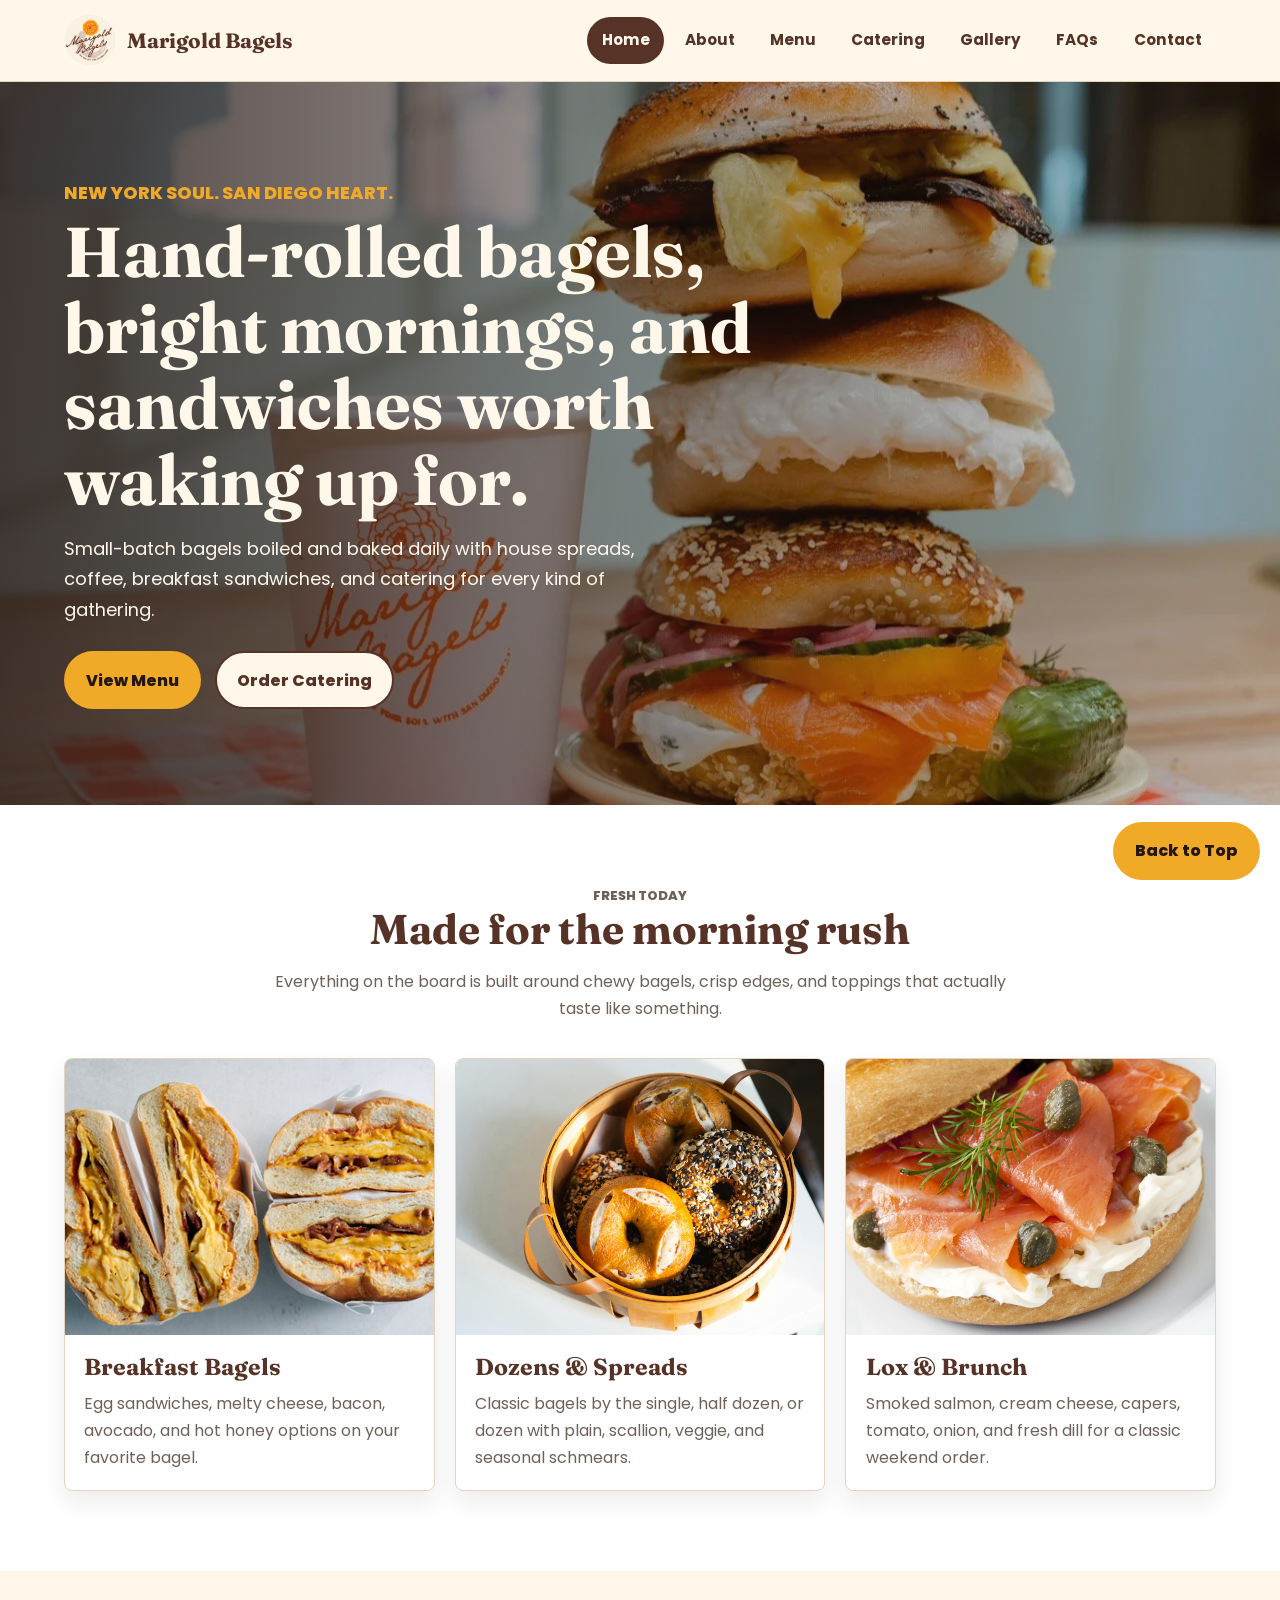
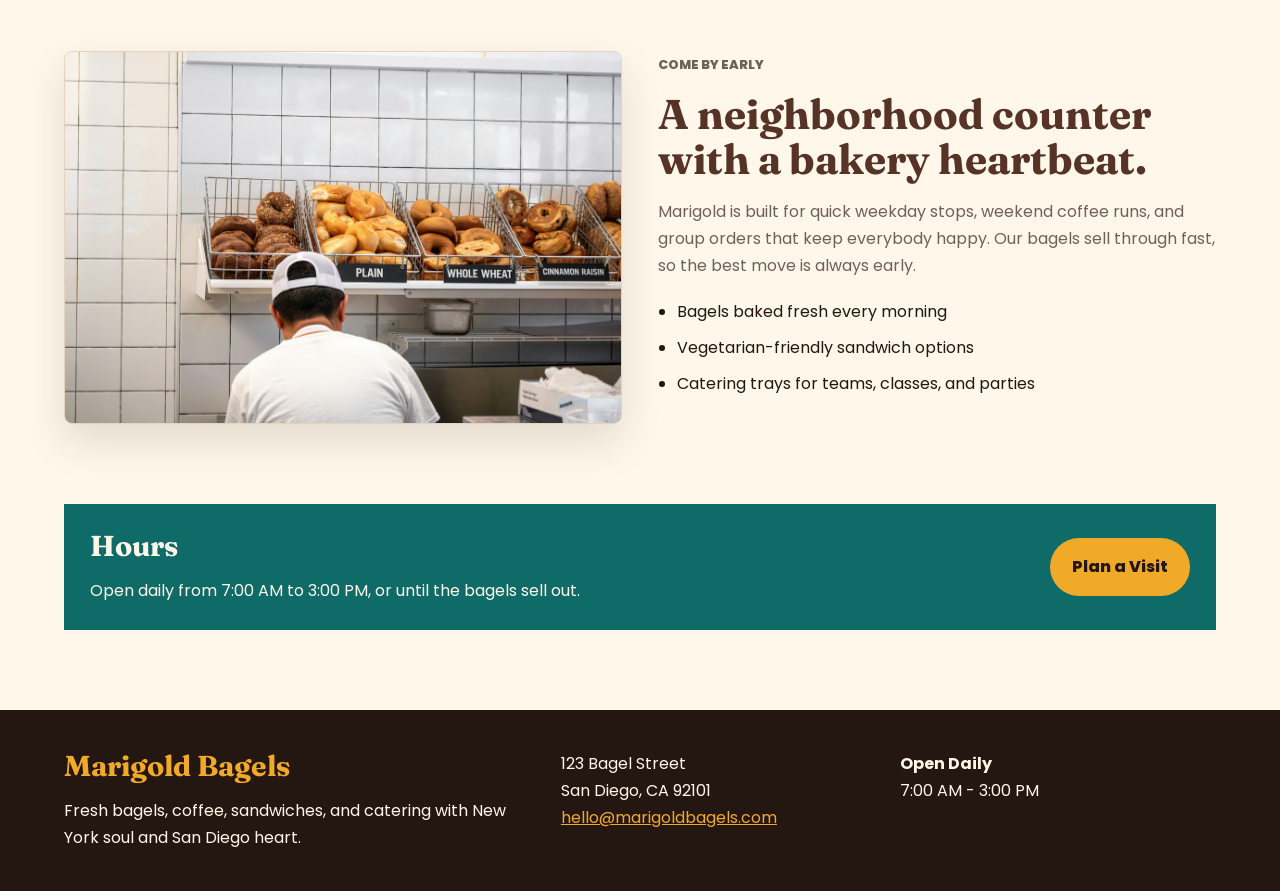
<file: index.html>
<!DOCTYPE html>
<html lang="en">
<head>
    <meta charset="UTF-8">
    <meta name="viewport" content="width=device-width, initial-scale=1.0">
    <title>Marigold Bagels | San Diego Bagel Shop</title>
    <meta name="description" content="Marigold Bagels is a warm San Diego bagel shop serving fresh bagels, sandwiches, coffee, catering trays, and rainbow bagel specials.">

    <!-- Google Fonts -->
    <link rel="preconnect" href="https://fonts.googleapis.com">
    <link rel="preconnect" href="https://fonts.gstatic.com" crossorigin>
    <link href="https://fonts.googleapis.com/css2?family=Fraunces:opsz,wght@9..144,600;9..144,700&family=Poppins:wght@300;400;500;600;700&display=swap" rel="stylesheet">

    <!-- External CSS -->
    <link rel="stylesheet" href="css/styles.css">
</head>
<body>
    <div id="top"></div>
    <!-- Site Header -->
    <header class="site-header">
        <a class="brand" href="index.html" aria-label="Marigold Bagels home">
            <img src="images/logo.png" alt="Marigold Bagels logo">
            <span>Marigold Bagels</span>
        </a>

        <!-- Main Navigation -->
        <nav class="site-nav" aria-label="Main navigation">
            <button class="nav-toggle" type="button" aria-expanded="false" aria-controls="main-menu">Menu</button>
            <ul id="main-menu">
                <li><a class="active" href="index.html">Home</a></li>
                <li><a href="about.html">About</a></li>
                <li><a href="menu.html">Menu</a></li>
                <li><a href="catering.html">Catering</a></li>
                <li><a href="gallery.html">Gallery</a></li>
                <li><a href="faq.html">FAQs</a></li>
                <li><a href="contact.html">Contact</a></li>
            </ul>
        </nav>
    </header>

    <main>
        <!-- Hero Section -->
        <section class="hero home-hero">
            <div class="hero-copy">
                <p class="eyebrow">New York soul. San Diego heart.</p>
                <h1>Hand-rolled bagels, bright mornings, and sandwiches worth waking up for.</h1>
                <p>Small-batch bagels boiled and baked daily with house spreads, coffee, breakfast sandwiches, and catering for every kind of gathering.</p>
                <div class="button-row">
                    <a class="button primary" href="menu.html">View Menu</a>
                    <a class="button secondary" href="catering.html">Order Catering</a>
                </div>
            </div>
        </section>

        <!-- Featured Specials -->
        <section class="section feature-strip" aria-labelledby="today-heading">
            <div class="section-heading">
                <p class="eyebrow">Fresh today</p>
                <h2 id="today-heading">Made for the morning rush</h2>
                <p>Everything on the board is built around chewy bagels, crisp edges, and toppings that actually taste like something.</p>
            </div>

            <div class="card-grid three-up">
                <article class="feature-card">
                    <img src="images/eggandcheese.jpg" alt="Egg and cheese bagel sandwich cut in half">
                    <h3>Breakfast Bagels</h3>
                    <p>Egg sandwiches, melty cheese, bacon, avocado, and hot honey options on your favorite bagel.</p>
                </article>

                <article class="feature-card">
                    <img src="images/basket-bagels.jpg" alt="Basket filled with golden bagels">
                    <h3>Dozens & Spreads</h3>
                    <p>Classic bagels by the single, half dozen, or dozen with plain, scallion, veggie, and seasonal schmears.</p>
                </article>

                <article class="feature-card">
                    <img src="images/salmon bagel.jpg" alt="Salmon bagel with cream cheese, capers, and dill">
                    <h3>Lox & Brunch</h3>
                    <p>Smoked salmon, cream cheese, capers, tomato, onion, and fresh dill for a classic weekend order.</p>
                </article>
            </div>
        </section>

        <!-- Visit Information -->
        <section class="section split-section" aria-labelledby="visit-heading">
            <div>
                <img class="rounded-image" src="images/bagel-shop.jpg" alt="Bagel shop counter with fresh bagels in bins">
            </div>
            <div class="split-copy">
                <p class="eyebrow">Come by early</p>
                <h2 id="visit-heading">A neighborhood counter with a bakery heartbeat.</h2>
                <p>Marigold is built for quick weekday stops, weekend coffee runs, and group orders that keep everybody happy. Our bagels sell through fast, so the best move is always early.</p>
                <ul class="check-list">
                    <li>Bagels baked fresh every morning</li>
                    <li>Vegetarian-friendly sandwich options</li>
                    <li>Catering trays for teams, classes, and parties</li>
                </ul>
            </div>
        </section>

        <!-- Aside Content -->
        <aside class="callout" aria-labelledby="hours-heading">
            <div>
                <h2 id="hours-heading">Hours</h2>
                <p>Open daily from 7:00 AM to 3:00 PM, or until the bagels sell out.</p>
            </div>
            <a class="button primary" href="contact.html">Plan a Visit</a>
        </aside>
    </main>

    <!-- Site Footer -->
    <footer class="site-footer">
        <section class="footer-grid" aria-label="Marigold Bagels contact information">
            <div>
                <h2>Marigold Bagels</h2>
                <p>Fresh bagels, coffee, sandwiches, and catering with New York soul and San Diego heart.</p>
            </div>
            <address>
                123 Bagel Street<br>
                San Diego, CA 92101<br>
                <a href="mailto:hello@marigoldbagels.com">hello@marigoldbagels.com</a>
            </address>
            <div>
                <p><strong>Open Daily</strong></p>
                <p>7:00 AM - 3:00 PM</p>
            </div>
        </section>
    </footer>

    <!-- Back To Top Button -->
    <a href="#top" class="backToTopBtn button primary" id="backToTopBtn">Back to Top</a>

    <!-- jQuery and External JavaScript -->
    <script src="https://code.jquery.com/jquery-3.7.1.min.js"></script>
    <script src="js/script.js"></script>
</body>
</html>
</file>
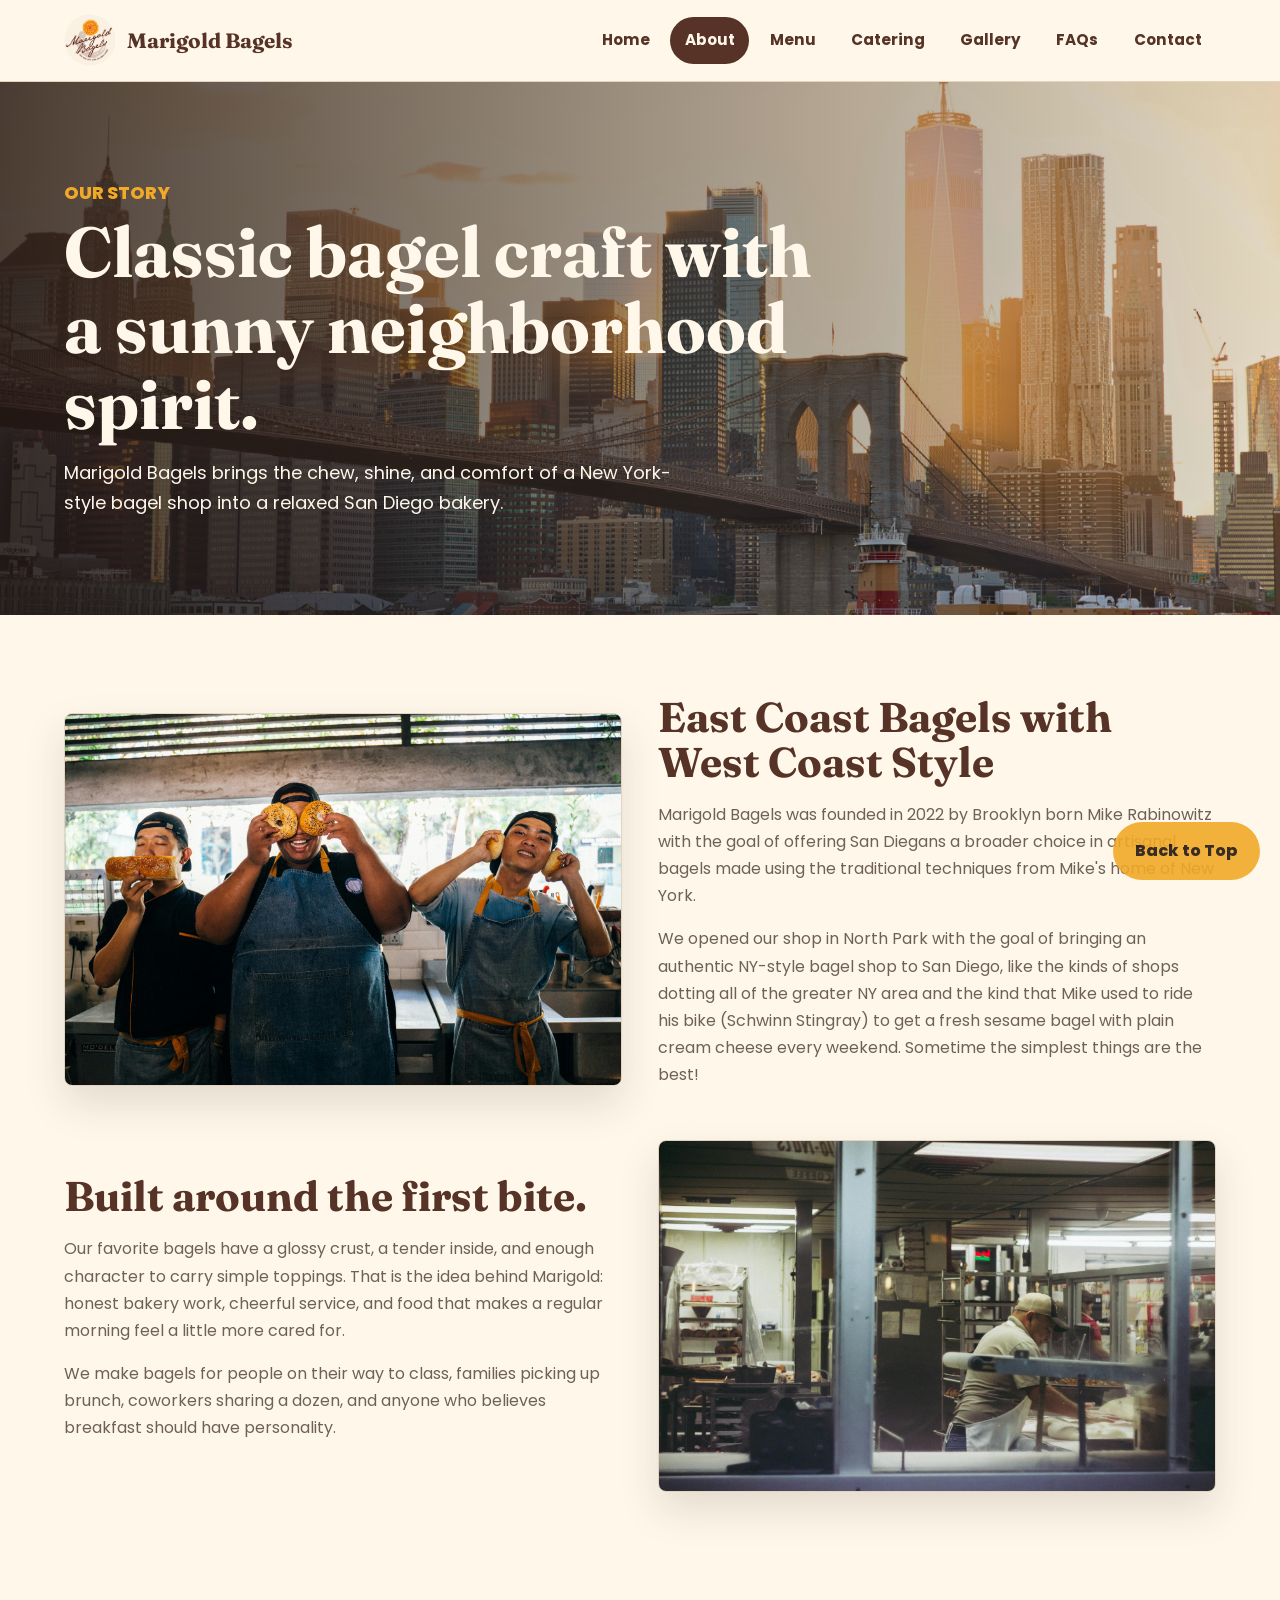
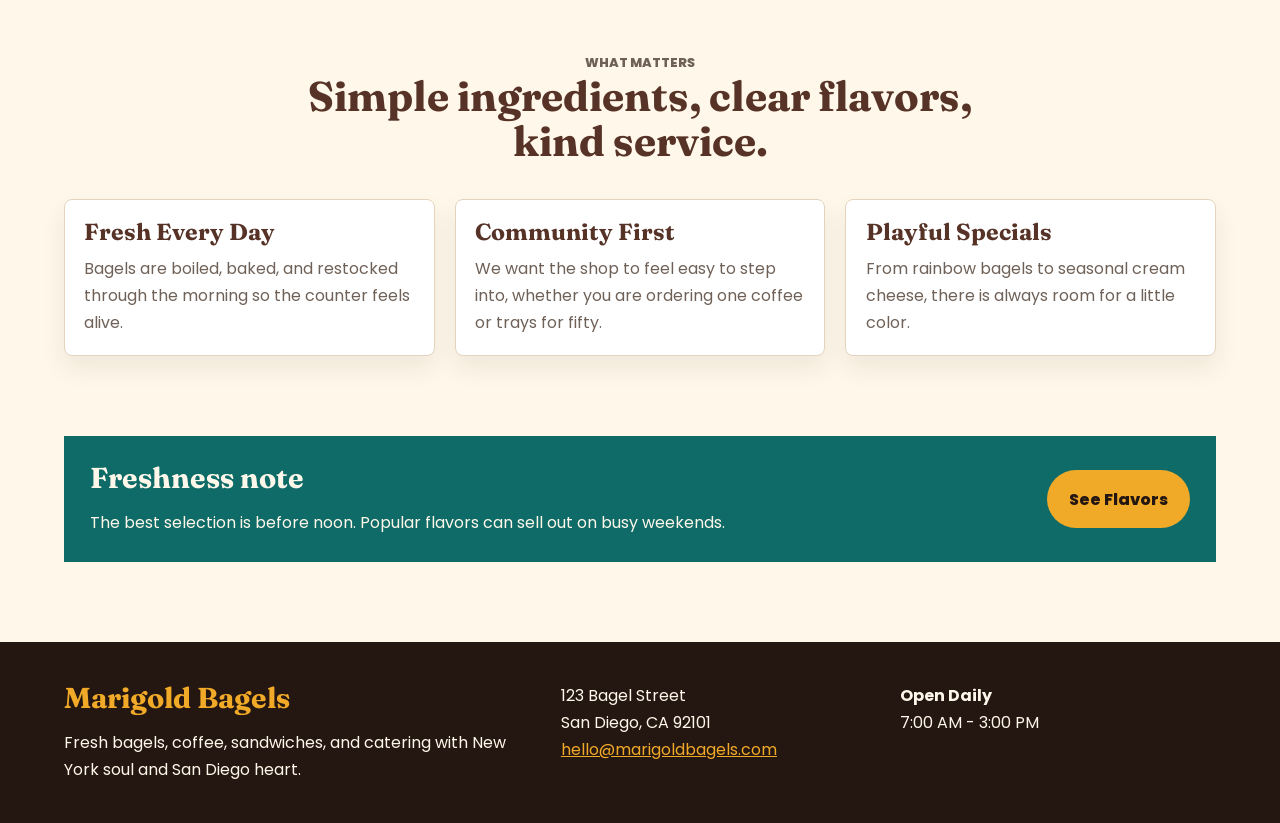
<file: about.html>
<!DOCTYPE html>
<html lang="en">
<head>
    <meta charset="UTF-8">
    <meta name="viewport" content="width=device-width, initial-scale=1.0">
    <title>About | Marigold Bagels</title>
    <meta name="description" content="Learn about Marigold Bagels, a friendly San Diego bagel shop inspired by New York bagel traditions.">

    <!-- Google Fonts -->
    <link rel="preconnect" href="https://fonts.googleapis.com">
    <link rel="preconnect" href="https://fonts.gstatic.com" crossorigin>
    <link href="https://fonts.googleapis.com/css2?family=Fraunces:opsz,wght@9..144,600;9..144,700&family=Poppins:wght@300;400;500;600;700&display=swap" rel="stylesheet">

    <!-- External CSS -->
    <link rel="stylesheet" href="css/styles.css">
</head>
<body>
    <div id="top"></div>
    <!-- Site Header -->
    <header class="site-header">
        <a class="brand" href="index.html" aria-label="Marigold Bagels home">
            <img src="images/logo.png" alt="Marigold Bagels logo">
            <span>Marigold Bagels</span>
        </a>

        <!-- Main Navigation -->
        <nav class="site-nav" aria-label="Main navigation">
            <button class="nav-toggle" type="button" aria-expanded="false" aria-controls="main-menu">Menu</button>
            <ul id="main-menu">
                <li><a href="index.html">Home</a></li>
                <li><a class="active" href="about.html">About</a></li>
                <li><a href="menu.html">Menu</a></li>
                <li><a href="catering.html">Catering</a></li>
                <li><a href="gallery.html">Gallery</a></li>
                <li><a href="faq.html">FAQs</a></li>
                <li><a href="contact.html">Contact</a></li>
            </ul>
        </nav>
    </header>

    <main>
        <!-- Page Hero -->
        <section class="page-hero about-hero">
            <div>
                <p class="eyebrow">Our story</p>
                <h1>Classic bagel craft with a sunny neighborhood spirit.</h1>
                <p>Marigold Bagels brings the chew, shine, and comfort of a New York-style bagel shop into a relaxed San Diego bakery.</p>
            </div>
        </section>

        <!-- About Section -->
        <section class="section split-section" aria-labelledby="story-heading">
            <div>
                <img class="rounded-image" src="images/bakery-team.jpg" alt="Marigold Bagels bakery team smiling in the kitchen">
            </div>
            <div class="split-copy">
                <h2 id="story-heading">East Coast Bagels with West Coast Style</h2>                
                <p>Marigold Bagels was founded in 2022 by Brooklyn born Mike Rabinowitz with the goal of offering San Diegans a broader choice in artisanal bagels made using the traditional techniques from Mike&apos;s home of New York.</p>
                <p>We opened our shop in North Park with the goal of bringing an authentic NY-style bagel shop to San Diego, like the kinds of shops dotting all of the greater NY area and the kind that Mike used to ride his bike (Schwinn Stingray) to get a fresh sesame bagel with plain cream cheese every weekend. Sometime the simplest things are the best!</p>
            </div>
            <div>
                <img class="rounded-image bakery-image" src="images/bagel-kitchen.jpg" alt="Marigold Bagels bakery team preparing dough in the kitchen">
            </div>
            <div class="split-copy first-bite">
                <h2 id="story-heading">Built around the first bite.</h2>
                <p>Our favorite bagels have a glossy crust, a tender inside, and enough character to carry simple toppings. That is the idea behind Marigold: honest bakery work, cheerful service, and food that makes a regular morning feel a little more cared for.</p> 
                <p>We make bagels for people on their way to class, families picking up brunch, coworkers sharing a dozen, and anyone who believes breakfast should have personality.</p>
            </div>          
        </section>

        <!-- Values Section -->
        <section class="section values-section" aria-labelledby="values-heading">
            <div class="section-heading">
                <p class="eyebrow">What matters</p>
                <h2 id="values-heading">Simple ingredients, clear flavors, kind service.</h2>
            </div>

            <div class="card-grid three-up">
                <article class="text-card">
                    <h3>Fresh Every Day</h3>
                    <p>Bagels are boiled, baked, and restocked through the morning so the counter feels alive.</p>
                </article>
                <article class="text-card">
                    <h3>Community First</h3>
                    <p>We want the shop to feel easy to step into, whether you are ordering one coffee or trays for fifty.</p>
                </article>
                <article class="text-card">
                    <h3>Playful Specials</h3>
                    <p>From rainbow bagels to seasonal cream cheese, there is always room for a little color.</p>
                </article>
            </div>
        </section>

        <!-- Aside Content -->
        <aside class="callout" aria-labelledby="fresh-heading">
            <div>
                <h2 id="fresh-heading">Freshness note</h2>
                <p>The best selection is before noon. Popular flavors can sell out on busy weekends.</p>
            </div>
            <a class="button primary" href="menu.html">See Flavors</a>
        </aside>
    </main>

    <!-- Site Footer -->
    <footer class="site-footer">
        <section class="footer-grid" aria-label="Marigold Bagels contact information">
            <div>
                <h2>Marigold Bagels</h2>
                <p>Fresh bagels, coffee, sandwiches, and catering with New York soul and San Diego heart.</p>
            </div>
            <address>
                123 Bagel Street<br>
                San Diego, CA 92101<br>
                <a href="mailto:hello@marigoldbagels.com">hello@marigoldbagels.com</a>
            </address>
            <div>
                <p><strong>Open Daily</strong></p>
                <p>7:00 AM - 3:00 PM</p>
            </div>
        </section>
    </footer>
    
    <!-- Back To Top Button -->
    <a href="#top" class="backToTopBtn button primary" id="backToTopBtn">Back to Top</a> 

    <!-- jQuery and External JavaScript -->
    <script src="https://code.jquery.com/jquery-3.7.1.min.js"></script>
    <script src="js/script.js"></script>
</body>
</html>
</file>
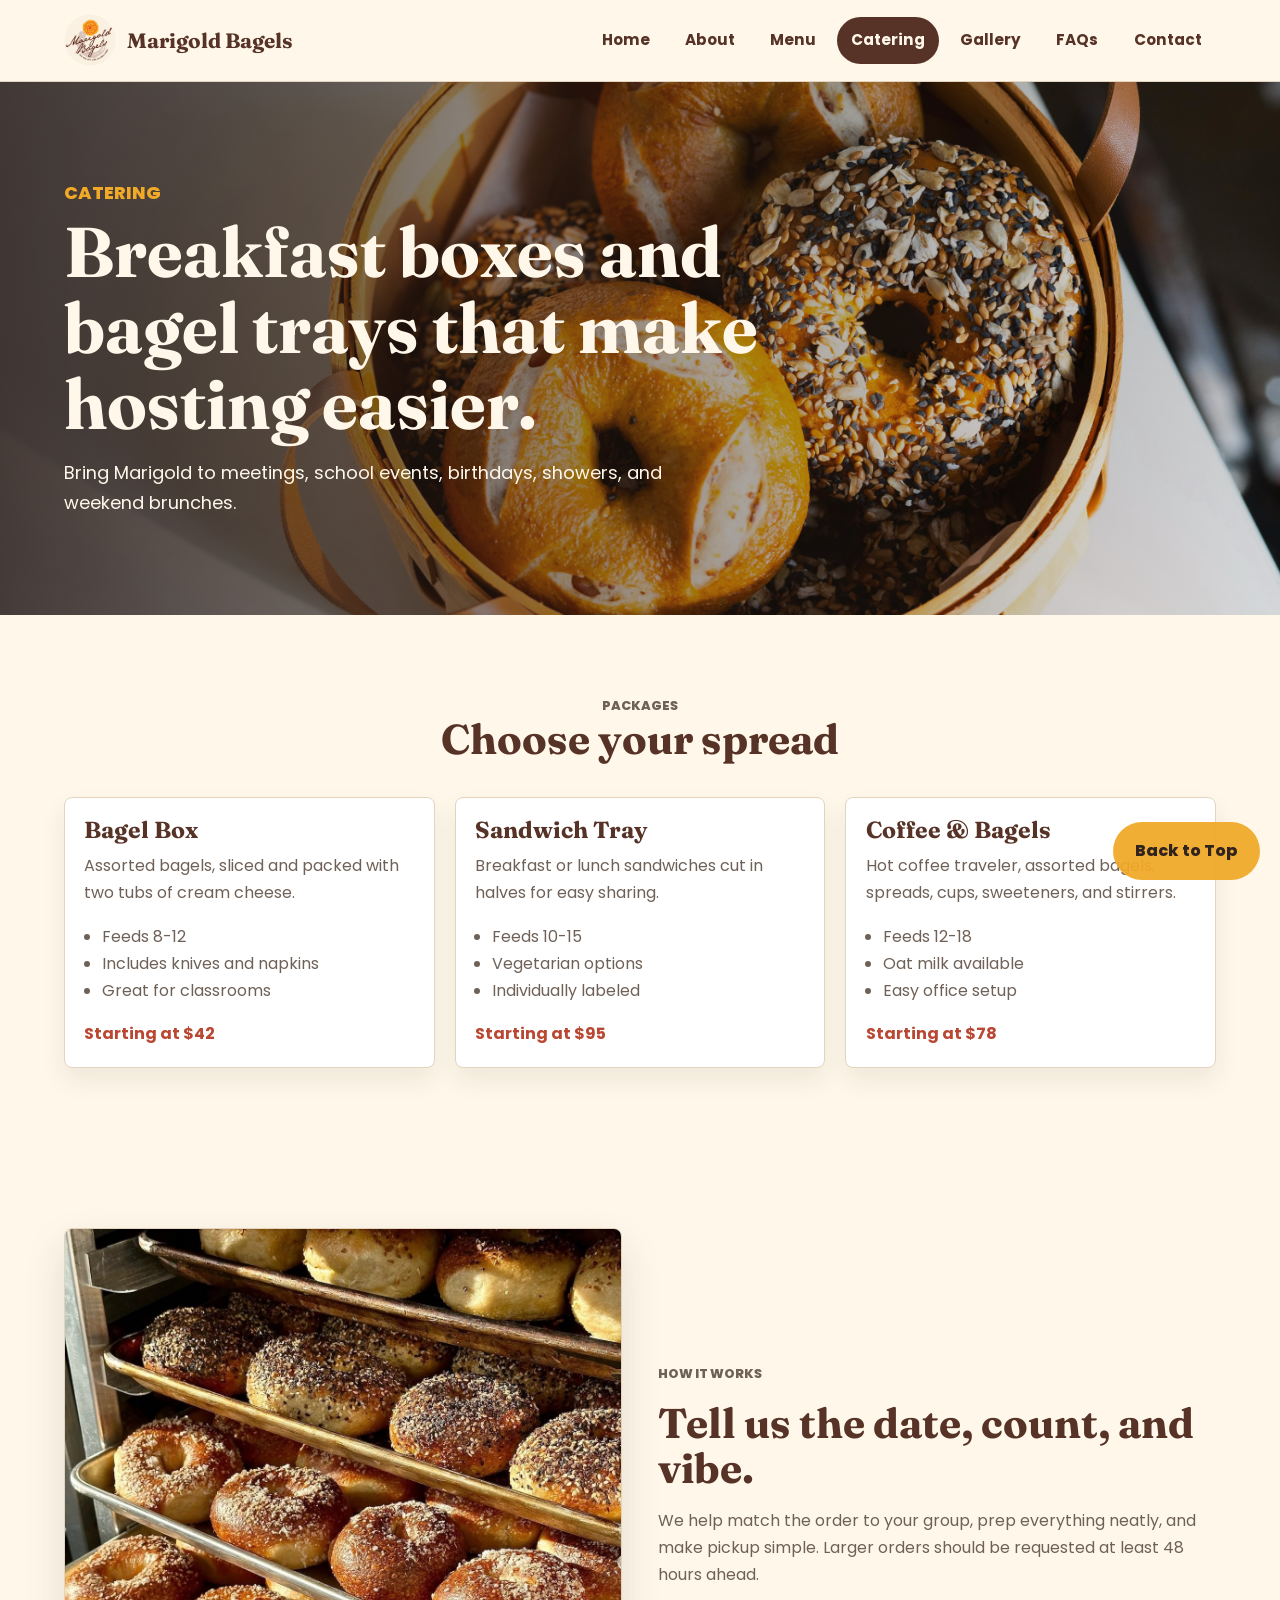
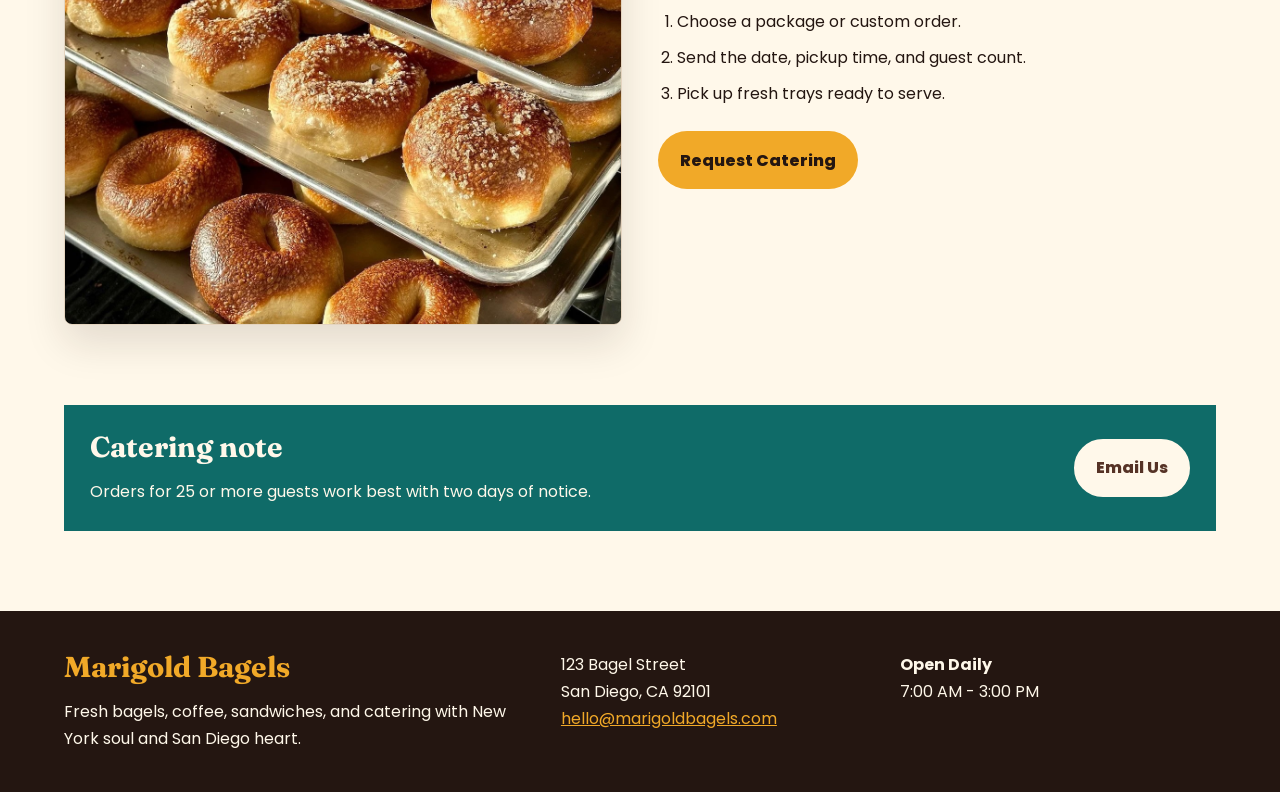
<file: catering.html>
<!DOCTYPE html>
<html lang="en">
<head>
    <meta charset="UTF-8">
    <meta name="viewport" content="width=device-width, initial-scale=1.0">
    <title>Catering | Marigold Bagels</title>
    <meta name="description" content="Order Marigold Bagels catering trays, bagel boxes, sandwich platters, coffee service, and breakfast packages.">

    <!-- Google Fonts -->
    <link rel="preconnect" href="https://fonts.googleapis.com">
    <link rel="preconnect" href="https://fonts.gstatic.com" crossorigin>
    <link href="https://fonts.googleapis.com/css2?family=Fraunces:opsz,wght@9..144,600;9..144,700&family=Poppins:wght@300;400;500;600;700&display=swap" rel="stylesheet">

    <!-- External CSS -->
    <link rel="stylesheet" href="css/styles.css">
</head>
<body>
    <div id="top"></div>
    <!-- Site Header -->
    <header class="site-header">
        <a class="brand" href="index.html" aria-label="Marigold Bagels home">
            <img src="images/logo.png" alt="Marigold Bagels logo">
            <span>Marigold Bagels</span>
        </a>

        <!-- Main Navigation -->
        <nav class="site-nav" aria-label="Main navigation">
            <button class="nav-toggle" type="button" aria-expanded="false" aria-controls="main-menu">Menu</button>
            <ul id="main-menu">
                <li><a href="index.html">Home</a></li>
                <li><a href="about.html">About</a></li>
                <li><a href="menu.html">Menu</a></li>
                <li><a class="active" href="catering.html">Catering</a></li>
                <li><a href="gallery.html">Gallery</a></li>
                <li><a href="faq.html">FAQs</a></li>
                <li><a href="contact.html">Contact</a></li>
            </ul>
        </nav>
    </header>

    <main>
        <!-- Page Hero -->
        <section class="page-hero catering-hero">
            <div>
                <p class="eyebrow">Catering</p>
                <h1>Breakfast boxes and bagel trays that make hosting easier.</h1>
                <p>Bring Marigold to meetings, school events, birthdays, showers, and weekend brunches.</p>
            </div>
        </section>

        <!-- Catering Packages -->
        <section class="section" aria-labelledby="packages-heading">
            <div class="section-heading">
                <p class="eyebrow">Packages</p>
                <h2 id="packages-heading">Choose your spread</h2>
            </div>

            <div class="card-grid three-up">
                <article class="text-card package-card">
                    <h3>Bagel Box</h3>
                    <p>Assorted bagels, sliced and packed with two tubs of cream cheese.</p>
                    <ul>
                        <li>Feeds 8-12</li>
                        <li>Includes knives and napkins</li>
                        <li>Great for classrooms</li>
                    </ul>
                    <strong>Starting at $42</strong>
                </article>

                <article class="text-card package-card">
                    <h3>Sandwich Tray</h3>
                    <p>Breakfast or lunch sandwiches cut in halves for easy sharing.</p>
                    <ul>
                        <li>Feeds 10-15</li>
                        <li>Vegetarian options</li>
                        <li>Individually labeled</li>
                    </ul>
                    <strong>Starting at $95</strong>
                </article>

                <article class="text-card package-card">
                    <h3>Coffee & Bagels</h3>
                    <p>Hot coffee traveler, assorted bagels, spreads, cups, sweeteners, and stirrers.</p>
                    <ul>
                        <li>Feeds 12-18</li>
                        <li>Oat milk available</li>
                        <li>Easy office setup</li>
                    </ul>
                    <strong>Starting at $78</strong>
                </article>
            </div>
        </section>

        <!-- Catering Details -->
        <section class="section split-section" aria-labelledby="details-heading">
            <div>
                <img class="rounded-image" src="images/bagel-trays.jpg" alt="Fresh bagels cooling on bakery trays">
            </div>
            <div class="split-copy">
                <p class="eyebrow">How it works</p>
                <h2 id="details-heading">Tell us the date, count, and vibe.</h2>
                <p>We help match the order to your group, prep everything neatly, and make pickup simple. Larger orders should be requested at least 48 hours ahead.</p>
                <ol class="number-list">
                    <li>Choose a package or custom order.</li>
                    <li>Send the date, pickup time, and guest count.</li>
                    <li>Pick up fresh trays ready to serve.</li>
                </ol>
                <a class="button primary" href="contact.html">Request Catering</a>
            </div>
        </section>

        <!-- Aside Content -->
        <aside class="callout" aria-labelledby="notice-heading">
            <div>
                <h2 id="notice-heading">Catering note</h2>
                <p>Orders for 25 or more guests work best with two days of notice.</p>
            </div>
            <a class="button secondary" href="mailto:hello@marigoldbagels.com">Email Us</a>
        </aside>
    </main>

    <!-- Site Footer -->
    <footer class="site-footer">
        <section class="footer-grid" aria-label="Marigold Bagels contact information">
            <div>
                <h2>Marigold Bagels</h2>
                <p>Fresh bagels, coffee, sandwiches, and catering with New York soul and San Diego heart.</p>
            </div>
            <address>
                123 Bagel Street<br>
                San Diego, CA 92101<br>
                <a href="mailto:hello@marigoldbagels.com">hello@marigoldbagels.com</a>
            </address>
            <div>
                <p><strong>Open Daily</strong></p>
                <p>7:00 AM - 3:00 PM</p>
            </div>
        </section>
    </footer>

    <!-- Back To Top Button -->
    <a href="#top" class="backToTopBtn button primary" id="backToTopBtn">Back to Top</a>

    <!-- jQuery and External JavaScript -->
    <script src="https://code.jquery.com/jquery-3.7.1.min.js"></script>
    <script src="js/script.js"></script>
</body>
</html>
</file>
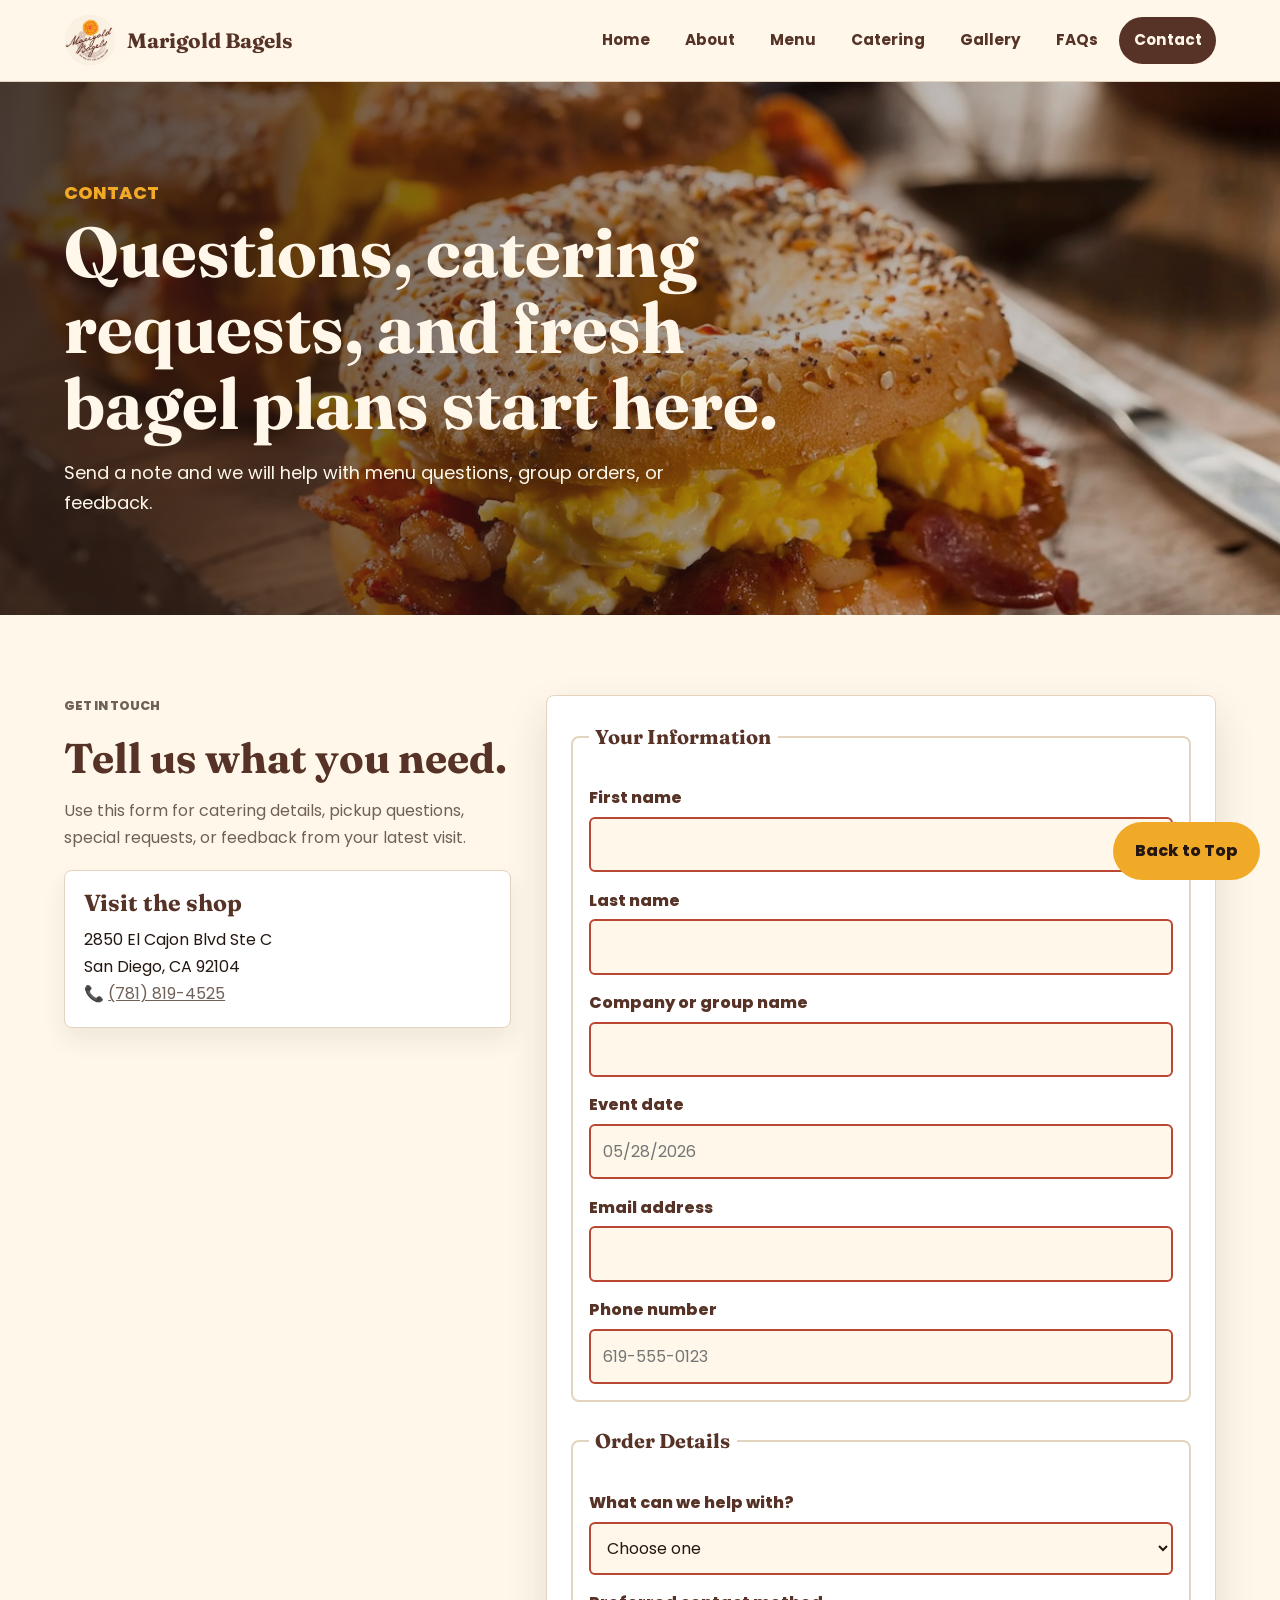
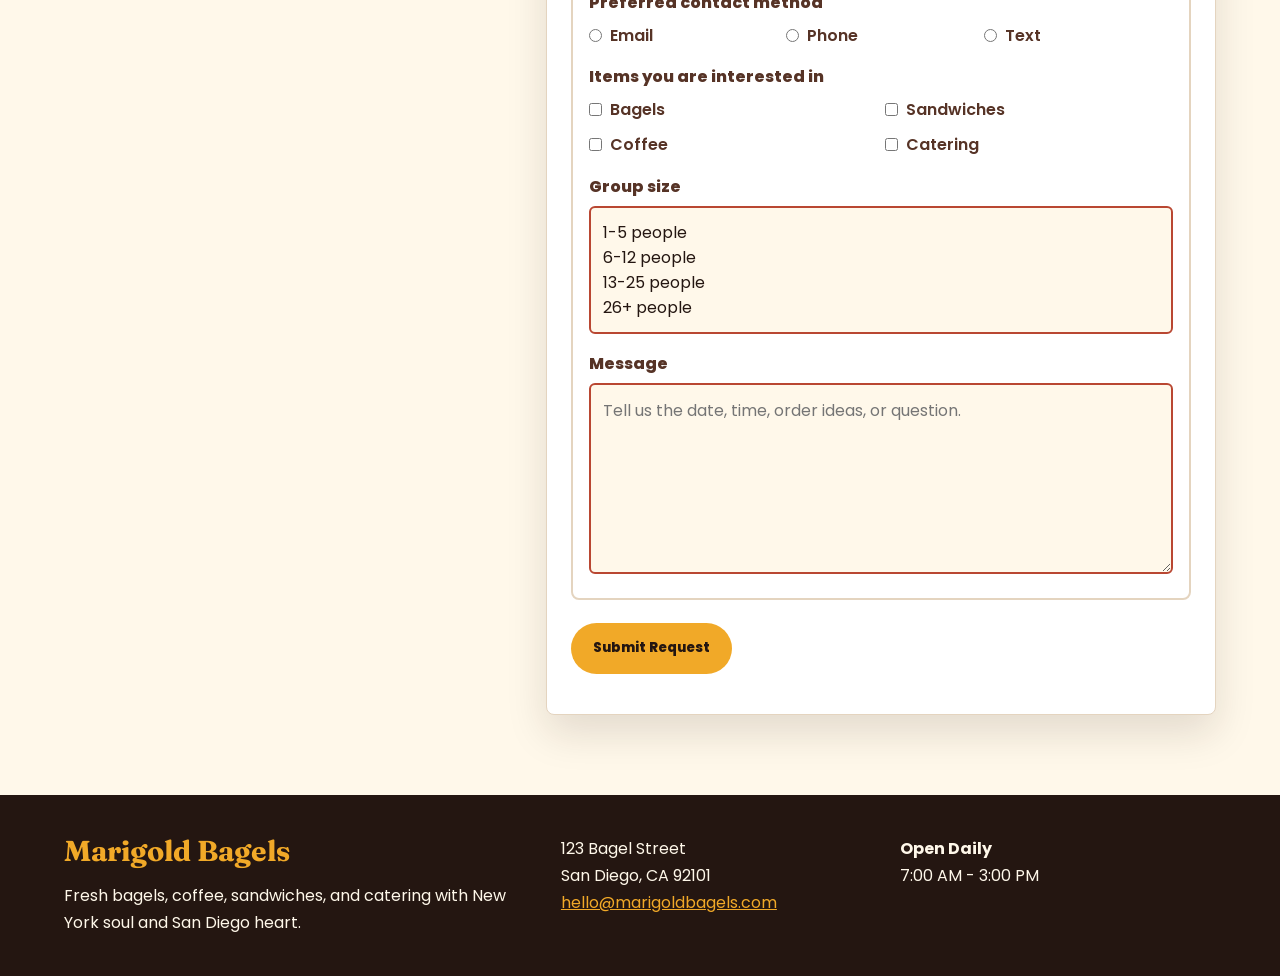
<file: contact.html>
<!DOCTYPE html>
<html lang="en">
<head>
    <meta charset="UTF-8">
    <meta name="viewport" content="width=device-width, initial-scale=1.0">
    <title>Contact | Marigold Bagels</title>
    <meta name="description" content="Contact Marigold Bagels to ask a question, request catering, plan a pickup, or share feedback.">

    <!-- Google Fonts -->
    <link rel="preconnect" href="https://fonts.googleapis.com">
    <link rel="preconnect" href="https://fonts.gstatic.com" crossorigin>
    <link href="https://fonts.googleapis.com/css2?family=Fraunces:opsz,wght@9..144,600;9..144,700&family=Poppins:wght@300;400;500;600;700&display=swap" rel="stylesheet">

    <!-- External CSS -->
    <link rel="stylesheet" href="css/styles.css">
</head>
<body>
    <div id="top"></div>
    <!-- Site Header -->
    <header class="site-header">
        <a class="brand" href="index.html" aria-label="Marigold Bagels home">
            <img src="images/logo.png" alt="Marigold Bagels logo">
            <span>Marigold Bagels</span>
        </a>

        <!-- Main Navigation -->
        <nav class="site-nav" aria-label="Main navigation">
            <button class="nav-toggle" type="button" aria-expanded="false" aria-controls="main-menu">Menu</button>
            <ul id="main-menu">
                <li><a href="index.html">Home</a></li>
                <li><a href="about.html">About</a></li>
                <li><a href="menu.html">Menu</a></li>
                <li><a href="catering.html">Catering</a></li>
                <li><a href="gallery.html">Gallery</a></li>
                <li><a href="faq.html">FAQs</a></li>
                <li><a class="active" href="contact.html">Contact</a></li>               
            </ul>
        </nav>
    </header>

    <main>
        <!-- Page Hero -->
        <section class="page-hero contact-hero">
            <div>
                <p class="eyebrow">Contact</p>
                <h1>Questions, catering requests, and fresh bagel plans start here.</h1>
                <p>Send a note and we will help with menu questions, group orders, or feedback.</p>
            </div>
        </section>

        <!-- Contact Form -->
        <section class="section contact-layout" aria-labelledby="contact-heading">
            <div class="contact-copy">
                <p class="eyebrow">Get in touch</p>
                <h2 id="contact-heading">Tell us what you need.</h2>
                <p>Use this form for catering details, pickup questions, special requests, or feedback from your latest visit.</p>

                <aside class="mini-card" aria-labelledby="visit-card-heading">
    <h3 id="visit-card-heading">Visit the shop</h3>

    <address>
        2850 El Cajon Blvd Ste C<br>
        San Diego, CA 92104
    </address>

    <p>
        📞 <a href="tel:17818194525">(781) 819-4525</a>
    </p>
</aside>
                <div class="contact-map">
    <iframe
        title="Map to Marigold Bagels"
        src="https://www.google.com/maps?q=2850%20El%20Cajon%20Blvd%2C%20San%20Diego%2C%20CA%2092104&output=embed"
        style="border:0;"
        allowfullscreen=""
        loading="lazy"
        referrerpolicy="no-referrer-when-downgrade">
    </iframe>
</div>
            </div>

            <form id="contact-form" action="#" method="post">
                <fieldset>
                    <legend>Your Information</legend>

                    <label for="first-name">First name</label>
                    <input id="first-name" name="first-name" type="text" autocomplete="given-name" required pattern="[A-Za-z\s'-]{2,}">

                    <label for="last-name">Last name</label>
                    <input id="last-name" name="last-name" type="text" autocomplete="family-name" required pattern="[A-Za-z\s'-]{2,}">

                    <label for="group-name">Company or group name</label>
                    <input id="group-name" name="group-name" type="text" required pattern="[A-Za-z0-9\s'&.-]{2,}">

                    <label for="event-date">Event date</label>
                    <input id="event-date" name="event-date" type="text" required pattern="[0-9]{2}/[0-9]{2}/[0-9]{4}" placeholder="05/28/2026">

                    <label for="email">Email address</label>
                    <input id="email" name="email" type="email" autocomplete="email" required>

                    <label for="phone">Phone number</label>
                    <input id="phone" name="phone" type="tel" autocomplete="tel" required pattern="[0-9]{3}-[0-9]{3}-[0-9]{4}" placeholder="619-555-0123">
                </fieldset>

                <fieldset>
                    <legend>Order Details</legend>

                    <label for="request-type">What can we help with?</label>
                    <select id="request-type" name="request-type" required>
                        <option value="">Choose one</option>
                        <option value="general">General question</option>
                        <option value="catering">Catering request</option>
                        <option value="pickup">Pickup order</option>
                        <option value="feedback">Feedback</option>
                    </select>

                    <p class="form-label">Preferred contact method</p>
                    <div class="choice-row">
                        <input id="contact-email" name="contact-method" type="radio" value="email" required>
                        <label for="contact-email">Email</label>

                        <input id="contact-phone" name="contact-method" type="radio" value="phone">
                        <label for="contact-phone">Phone</label>

                        <input id="contact-text" name="contact-method" type="radio" value="text">
                        <label for="contact-text">Text</label>
                    </div>

                    <p class="form-label">Items you are interested in</p>
                    <div class="choice-grid">
                        <input id="interest-bagels" name="interest" type="checkbox" value="bagels">
                        <label for="interest-bagels">Bagels</label>

                        <input id="interest-sandwiches" name="interest" type="checkbox" value="sandwiches">
                        <label for="interest-sandwiches">Sandwiches</label>

                        <input id="interest-coffee" name="interest" type="checkbox" value="coffee">
                        <label for="interest-coffee">Coffee</label>

                        <input id="interest-catering" name="interest" type="checkbox" value="catering">
                        <label for="interest-catering">Catering</label>
                    </div>

                    <label for="guest-count">Group size</label>
                    <select id="guest-count" name="guest-count" size="4" required>
                        <option value="1-5">1-5 people</option>
                        <option value="6-12">6-12 people</option>
                        <option value="13-25">13-25 people</option>
                        <option value="26-plus">26+ people</option>
                    </select>

                    <label for="message">Message</label>
                    <textarea id="message" name="message" rows="6" required minlength="10" placeholder="Tell us the date, time, order ideas, or question."></textarea>
                </fieldset>

                <button class="button primary" type="submit">Submit Request</button>
                <p class="form-status" aria-live="polite"></p>
            </form>
        </section>
    </main>

    <!-- Site Footer -->
    <footer class="site-footer">
        <section class="footer-grid" aria-label="Marigold Bagels contact information">
            <div>
                <h2>Marigold Bagels</h2>
                <p>Fresh bagels, coffee, sandwiches, and catering with New York soul and San Diego heart.</p>
            </div>
            <address>
                123 Bagel Street<br>
                San Diego, CA 92101<br>
                <a href="mailto:hello@marigoldbagels.com">hello@marigoldbagels.com</a>
            </address>
            <div>
                <p><strong>Open Daily</strong></p>
                <p>7:00 AM - 3:00 PM</p>
            </div>
        </section>
    </footer>

    <!-- Back To Top Button -->
    <a href="#top" class="backToTopBtn button primary" id="backToTopBtn">Back to Top</a>

    <!-- jQuery and External JavaScript -->
    <script src="https://code.jquery.com/jquery-3.7.1.min.js"></script>
    <script src="js/script.js"></script>
</body>
</html>
</file>
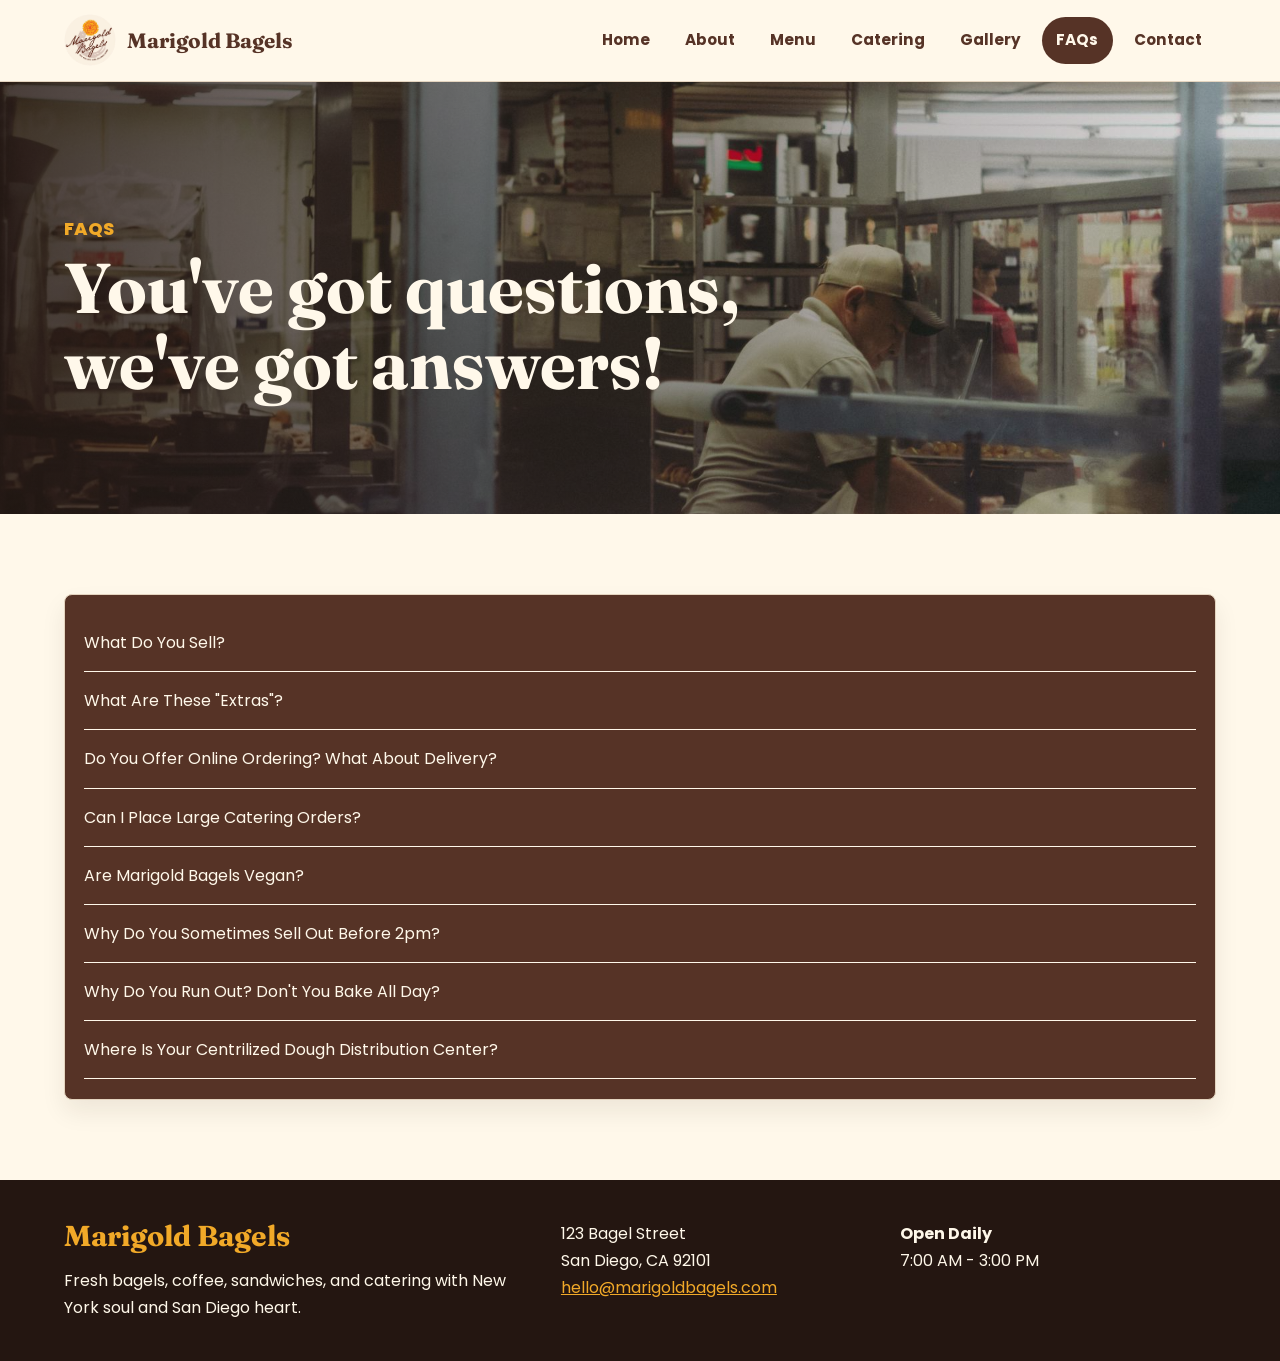
<file: faq.html>
<!DOCTYPE html>
<html lang="en">
<head>
    <meta charset="UTF-8">
    <meta name="viewport" content="width=device-width, initial-scale=1.0">
    <title>Marigold Bagels | San Diego Bagel Shop</title>
    <meta name="description" content="Marigold Bagels is a warm San Diego bagel shop serving fresh bagels, sandwiches, coffee, catering trays, and rainbow bagel specials.">

    <!-- Google Fonts -->
    <link rel="preconnect" href="https://fonts.googleapis.com">
    <link rel="preconnect" href="https://fonts.gstatic.com" crossorigin>
    <link href="https://fonts.googleapis.com/css2?family=Fraunces:opsz,wght@9..144,600;9..144,700&family=Poppins:wght@300;400;500;600;700&display=swap" rel="stylesheet">

    <!-- External CSS -->
    <link rel="stylesheet" href="css/styles.css">
</head>
<body>
    <!-- Site Header -->
    <header class="site-header">
        <a class="brand" href="index.html" aria-label="Marigold Bagels home">
            <img src="images/logo.png" alt="Marigold Bagels logo">
            <span>Marigold Bagels</span>
        </a>

        <!-- Main Navigation -->
        <nav class="site-nav" aria-label="Main navigation">
            <button class="nav-toggle" type="button" aria-expanded="false" aria-controls="main-menu">Menu</button>
            <ul id="main-menu">
                <li><a href="index.html">Home</a></li>
                <li><a href="about.html">About</a></li>
                <li><a href="menu.html">Menu</a></li>
                <li><a href="catering.html">Catering</a></li>
                <li><a href="gallery.html">Gallery</a></li>
                <li><a class="active" href="faq.html">FAQs</a></li>
                <li><a href="contact.html">Contact</a></li>                
            </ul>
        </nav>
    </header>

    <!-- Page Hero -->
        <section class="page-hero faq-hero">
            <div>
                <p class="eyebrow">FAQs</p>
                <h1>You&apos;ve got questions, we&apos;ve got answers!</h1>
            </div>
        </section>

    <!-- FAQ Accordion -->
    <section class="section faq-section">
        <div class="accordion-panel text-card">
            <div class="accordion-item">
              <div class="accordion-header">What do you sell?</div>
              <div class="accordion-content">
                <p>We are a bagels shop selling bagels by the bag, cream cheese, hot and cold bagel sandwiches, drinks and assorted extras</p>
              </div>
            </div>
          
            <div class="accordion-item">
              <div class="accordion-header">What are these "extras"?</div>
              <div class="accordion-content">
                <p>Bialys, babka, tubs of house made flavored cream cheeses, including vegan spreads, Acme whitefish salad, egg salad, pickles. We are adding more weekly.</p>
              </div>
            </div>
          
            <div class="accordion-item">
              <div class="accordion-header">Do you offer online ordering? What about delivery?</div>
              <div class="accordion-content">
                <p>Yes.  We accept online orders for Weds, Thurs, Fri between 7 AM and 1:30 PM for pick up anytime that day. Ordering is currently limited to. bags of bagels and tubs of cream cheese for pickup.  We may offer delivery in the future if we find a partner that offers reasonable delivery fees to our customers.</p>
              </div>
            </div>
          
            <div class="accordion-item">
              <div class="accordion-header">Can I place large catering orders?</div>
              <div class="accordion-content">
                <p>This is in progress.  We will be installing a catering ordering system that will allow larger orders planned in advance.  Please use our Contact form below to ask us for updates.</p>
              </div>
            </div>
            
            <div class="accordion-item">
              <div class="accordion-header">Are Marigold Bagels vegan?</div>
              <div class="accordion-content">
                <p>Yes, our bagel dough is vegan! We use only plant-based ingredients in our dough, with no dairy, eggs, or honey. The exceptions are our Jalapeño Cheddar and Asiago Cheese bagels, which contain cheese. Also, we make our own cashew based spread flavored with only plant based ingredients that is unique and full of flavor.</p>
              </div>
            </div>
            
            <div class="accordion-item">
              <div class="accordion-header">Why do you sometimes sell out before 2pm?</div>
              <div class="accordion-content">
                <p>That&apos;s a good question.  We used to but its very rare now since we increased our daily production.  But it does happen occasionally when there is an unusual demand on a given day.  Best bet is to plan on arriving before 10 AM on those days.  We rarely sell out at that time.</p>
              </div>
            </div>
            
            <div class="accordion-item">
              <div class="accordion-header">Why do you run out? Don&apos;t you bake all day?</div>
              <div class="accordion-content">
                <p>Yes, we bake throughout the morning on busy days.  But without an unlimited supply of bagels to bake, we occasionally will sell out.  We&apos;ve had some requests to bake more slowly so as to stretch out a limited supply. But that simply makes customers who arrive early have to wait longer.</p>
              </div>
            </div>
            
            <div class="accordion-item">
              <div class="accordion-header">Where is your Centrilized Dough Distribution Center?</div>
              <div class="accordion-content">
                <p>Unfortunately, we are not a sophisticated enough operation to have such a supply line in place.  All of our bagels go from bags of flour to finished bagels over 4 days in our shop in a space of about 800 square feet.</p>
              </div>
            </div>
          </div>                   
    </section>

    <!-- Site Footer -->
    <footer class="site-footer">
        <section class="footer-grid" aria-label="Marigold Bagels contact information">
            <div>
                <h2>Marigold Bagels</h2>
                <p>Fresh bagels, coffee, sandwiches, and catering with New York soul and San Diego heart.</p>
            </div>
            <address>
                123 Bagel Street<br>
                San Diego, CA 92101<br>
                <a href="mailto:hello@marigoldbagels.com">hello@marigoldbagels.com</a>
            </address>
            <div>
                <p><strong>Open Daily</strong></p>
                <p>7:00 AM - 3:00 PM</p>
            </div>
        </section>
    </footer>

    <!-- jQuery and External JavaScript -->
    <script src="https://code.jquery.com/jquery-3.7.1.min.js"></script>
    <script src="js/script.js"></script>
</body>
</file>
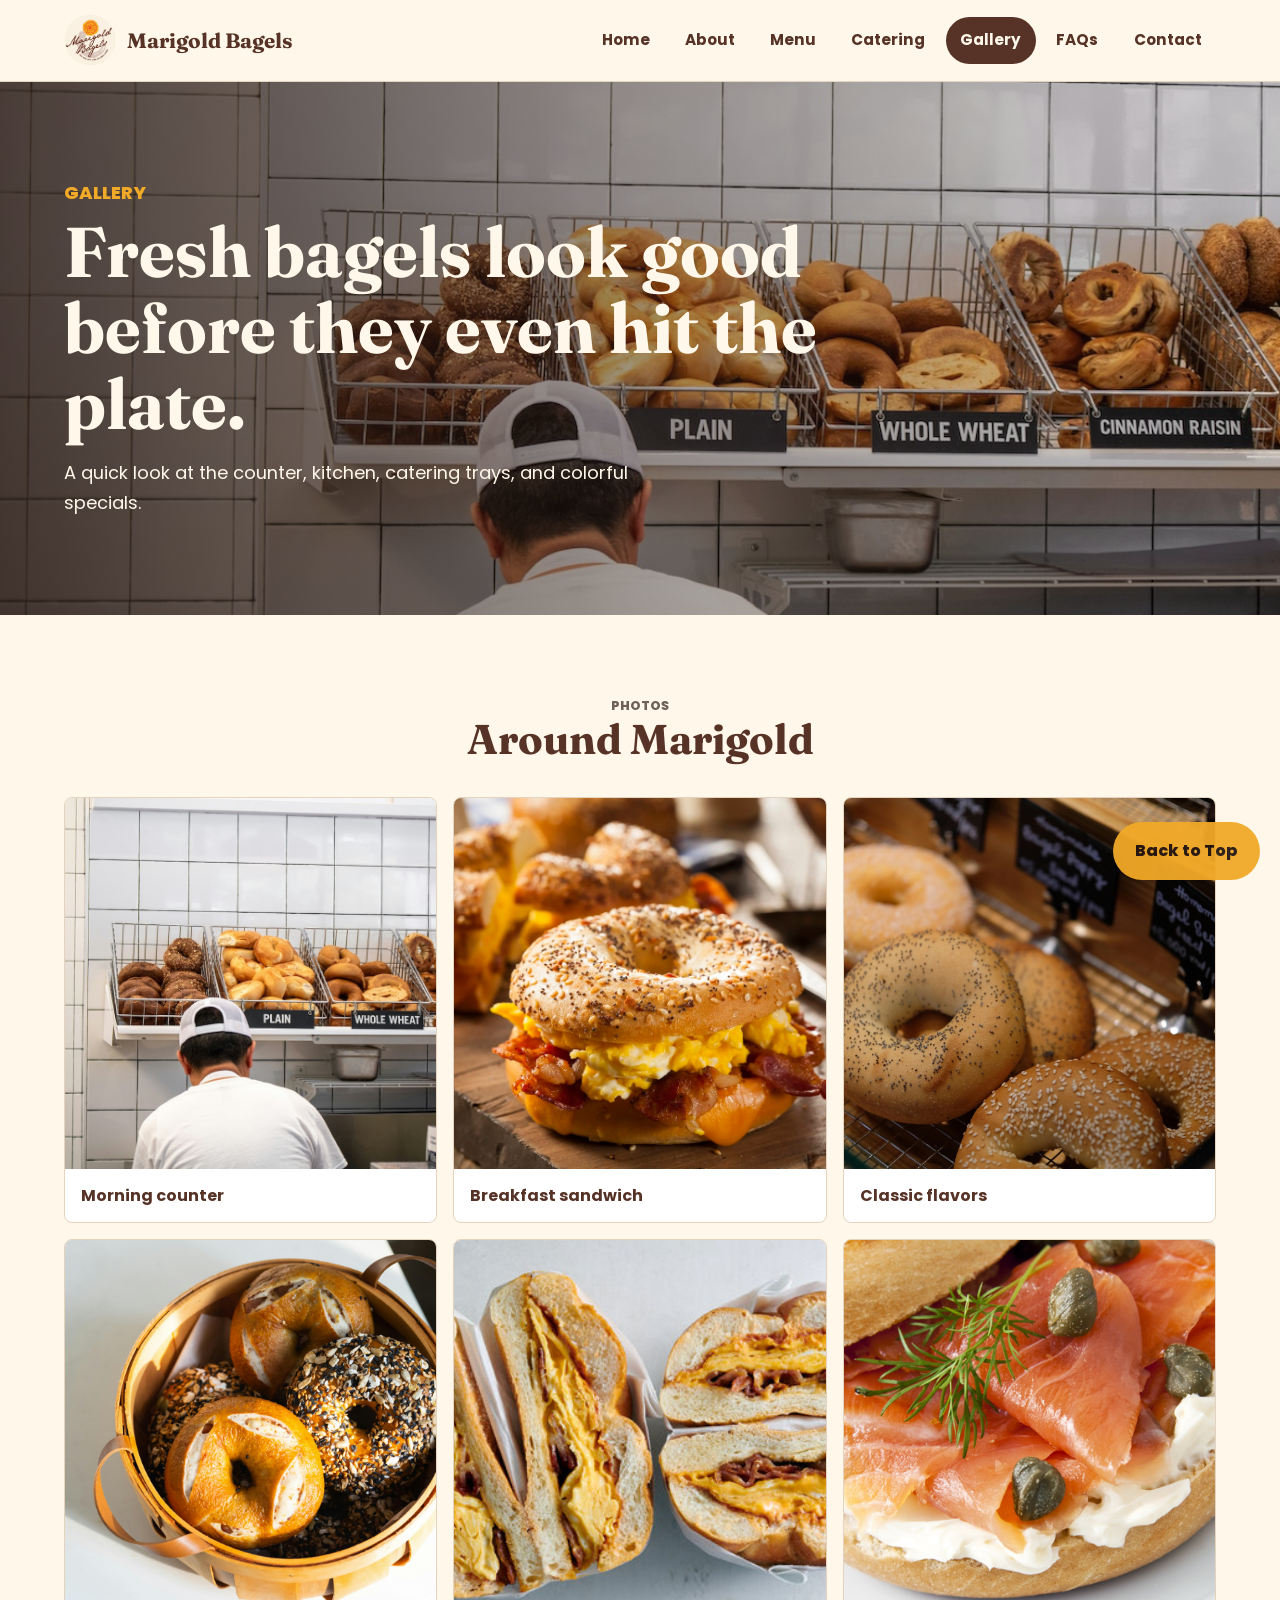
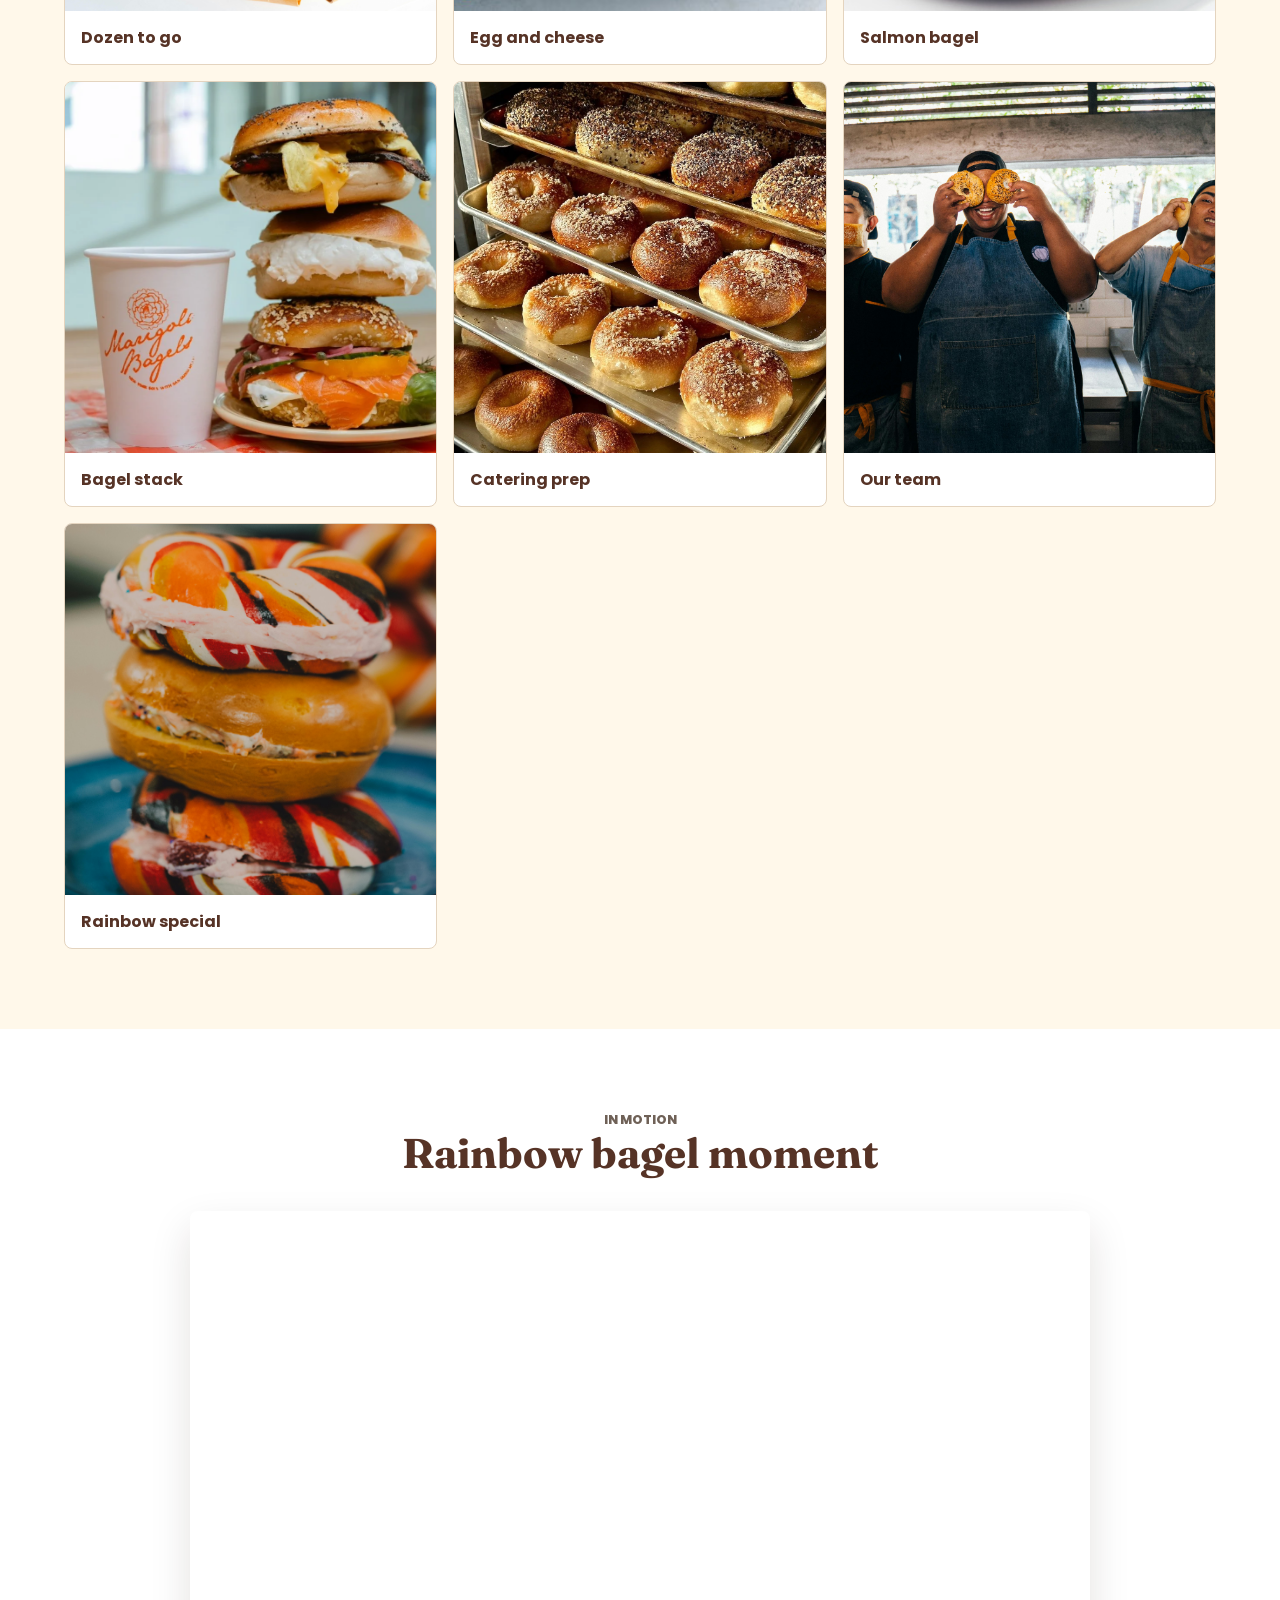
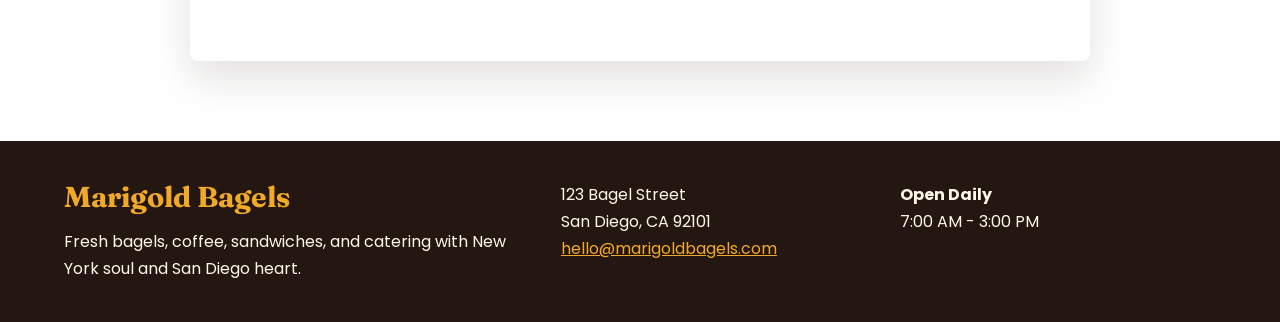
<file: gallery.html>
<!DOCTYPE html>
<html lang="en">
<head>
    <meta charset="UTF-8">
    <meta name="viewport" content="width=device-width, initial-scale=1.0">
    <title>Gallery | Marigold Bagels</title>
    <meta name="description" content="View Marigold Bagels photos featuring fresh bagels, sandwiches, trays, rainbow bagels, and the bakery team.">

    <!-- Google Fonts -->
    <link rel="preconnect" href="https://fonts.googleapis.com">
    <link rel="preconnect" href="https://fonts.gstatic.com" crossorigin>
    <link href="https://fonts.googleapis.com/css2?family=Fraunces:opsz,wght@9..144,600;9..144,700&family=Poppins:wght@300;400;500;600;700&display=swap" rel="stylesheet">

    <!-- External CSS -->
    <link rel="stylesheet" href="css/styles.css">
</head>
<body>
    <div id="top"></div>
    <!-- Site Header -->
    <header class="site-header">
        <a class="brand" href="index.html" aria-label="Marigold Bagels home">
            <img src="images/logo.png" alt="Marigold Bagels logo">
            <span>Marigold Bagels</span>
        </a>

        <!-- Main Navigation -->
        <nav class="site-nav" aria-label="Main navigation">
            <button class="nav-toggle" type="button" aria-expanded="false" aria-controls="main-menu">Menu</button>
            <ul id="main-menu">
                <li><a href="index.html">Home</a></li>
                <li><a href="about.html">About</a></li>
                <li><a href="menu.html">Menu</a></li>
                <li><a href="catering.html">Catering</a></li>
                <li><a class="active" href="gallery.html">Gallery</a></li>
                <li><a href="faq.html">FAQs</a></li>
                <li><a href="contact.html">Contact</a></li>
            </ul>
        </nav>
    </header>

    <main>
        <!-- Page Hero -->
        <section class="page-hero gallery-hero">
            <div>
                <p class="eyebrow">Gallery</p>
                <h1>Fresh bagels look good before they even hit the plate.</h1>
                <p>A quick look at the counter, kitchen, catering trays, and colorful specials.</p>
            </div>
        </section>

        <!-- Gallery Grid -->
        <section class="section" aria-labelledby="gallery-heading">
            <div class="section-heading">
                <p class="eyebrow">Photos</p>
                <h2 id="gallery-heading">Around Marigold</h2>
            </div>

            <div class="gallery-grid">
                <figure>
                    <img src="images/bagel-shop.jpg" alt="Bagel shop counter with labeled bins">
                    <figcaption>Morning counter</figcaption>
                </figure>
                <figure>
                    <img src="images/bagel-sandwich.jpg" alt="Breakfast bagel sandwich with egg and bacon">
                    <figcaption>Breakfast sandwich</figcaption>
                </figure>
                <figure>
                    <img src="images/bagel-stack.jpeg" alt="Close-up of bagels at the bakery counter">
                    <figcaption>Classic flavors</figcaption>
                </figure>
                <figure>
                    <img src="images/basket-bagels.jpg" alt="Basket filled with golden bagels">
                    <figcaption>Dozen to go</figcaption>
                </figure>
                <figure>
                    <img src="images/eggandcheese.jpg" alt="Egg and cheese bagel sandwich cut in half">
                    <figcaption>Egg and cheese</figcaption>
                </figure>
                <figure>
                    <img src="images/salmon bagel.jpg" alt="Salmon bagel with cream cheese, capers, and dill">
                    <figcaption>Salmon bagel</figcaption>
                </figure>
                <figure>
                    <img src="images/stackbagel.webp" alt="Stacked bagel sandwiches next to a Marigold Bagels coffee cup">
                    <figcaption>Bagel stack</figcaption>
                </figure>
                <figure>
                    <img src="images/bagel-trays.jpg" alt="Fresh bagels stacked on trays">
                    <figcaption>Catering prep</figcaption>
                </figure>
                <figure>
                    <img src="images/bakery-team.jpg" alt="Bakery team smiling with bagels">
                    <figcaption>Our team</figcaption>
                </figure>
                <figure>
                    <img src="images/rainbow-bagel.jpg" alt="Rainbow bagels with cream cheese">
                    <figcaption>Rainbow special</figcaption>
                </figure>
            </div>
        </section>

        <!-- Video Section -->
        <section class="section video-section" aria-labelledby="video-heading">
            <div class="section-heading">
                <p class="eyebrow">In motion</p>
                <h2 id="video-heading">Rainbow bagel moment</h2>
            </div>
            <video autoplay muted playsinline poster loop="images/rainbow-bagel.jpg">
                <source src="images/video rainbow bagel.mp4" type="video/mp4">
                Your browser does not support the video tag.
            </video>
        </section>
    </main>

    <!-- Site Footer -->
    <footer class="site-footer">
        <section class="footer-grid" aria-label="Marigold Bagels contact information">
            <div>
                <h2>Marigold Bagels</h2>
                <p>Fresh bagels, coffee, sandwiches, and catering with New York soul and San Diego heart.</p>
            </div>
            <address>
                123 Bagel Street<br>
                San Diego, CA 92101<br>
                <a href="mailto:hello@marigoldbagels.com">hello@marigoldbagels.com</a>
            </address>
            <div>
                <p><strong>Open Daily</strong></p>
                <p>7:00 AM - 3:00 PM</p>
            </div>
        </section>
    </footer>

    <!-- Back To Top Button -->
    <a href="#top" class="backToTopBtn button primary" id="backToTopBtn">Back to Top</a>

    <!-- jQuery and External JavaScript -->
    <script src="https://code.jquery.com/jquery-3.7.1.min.js"></script>
    <script src="js/script.js"></script>
</body>
</html>
</file>
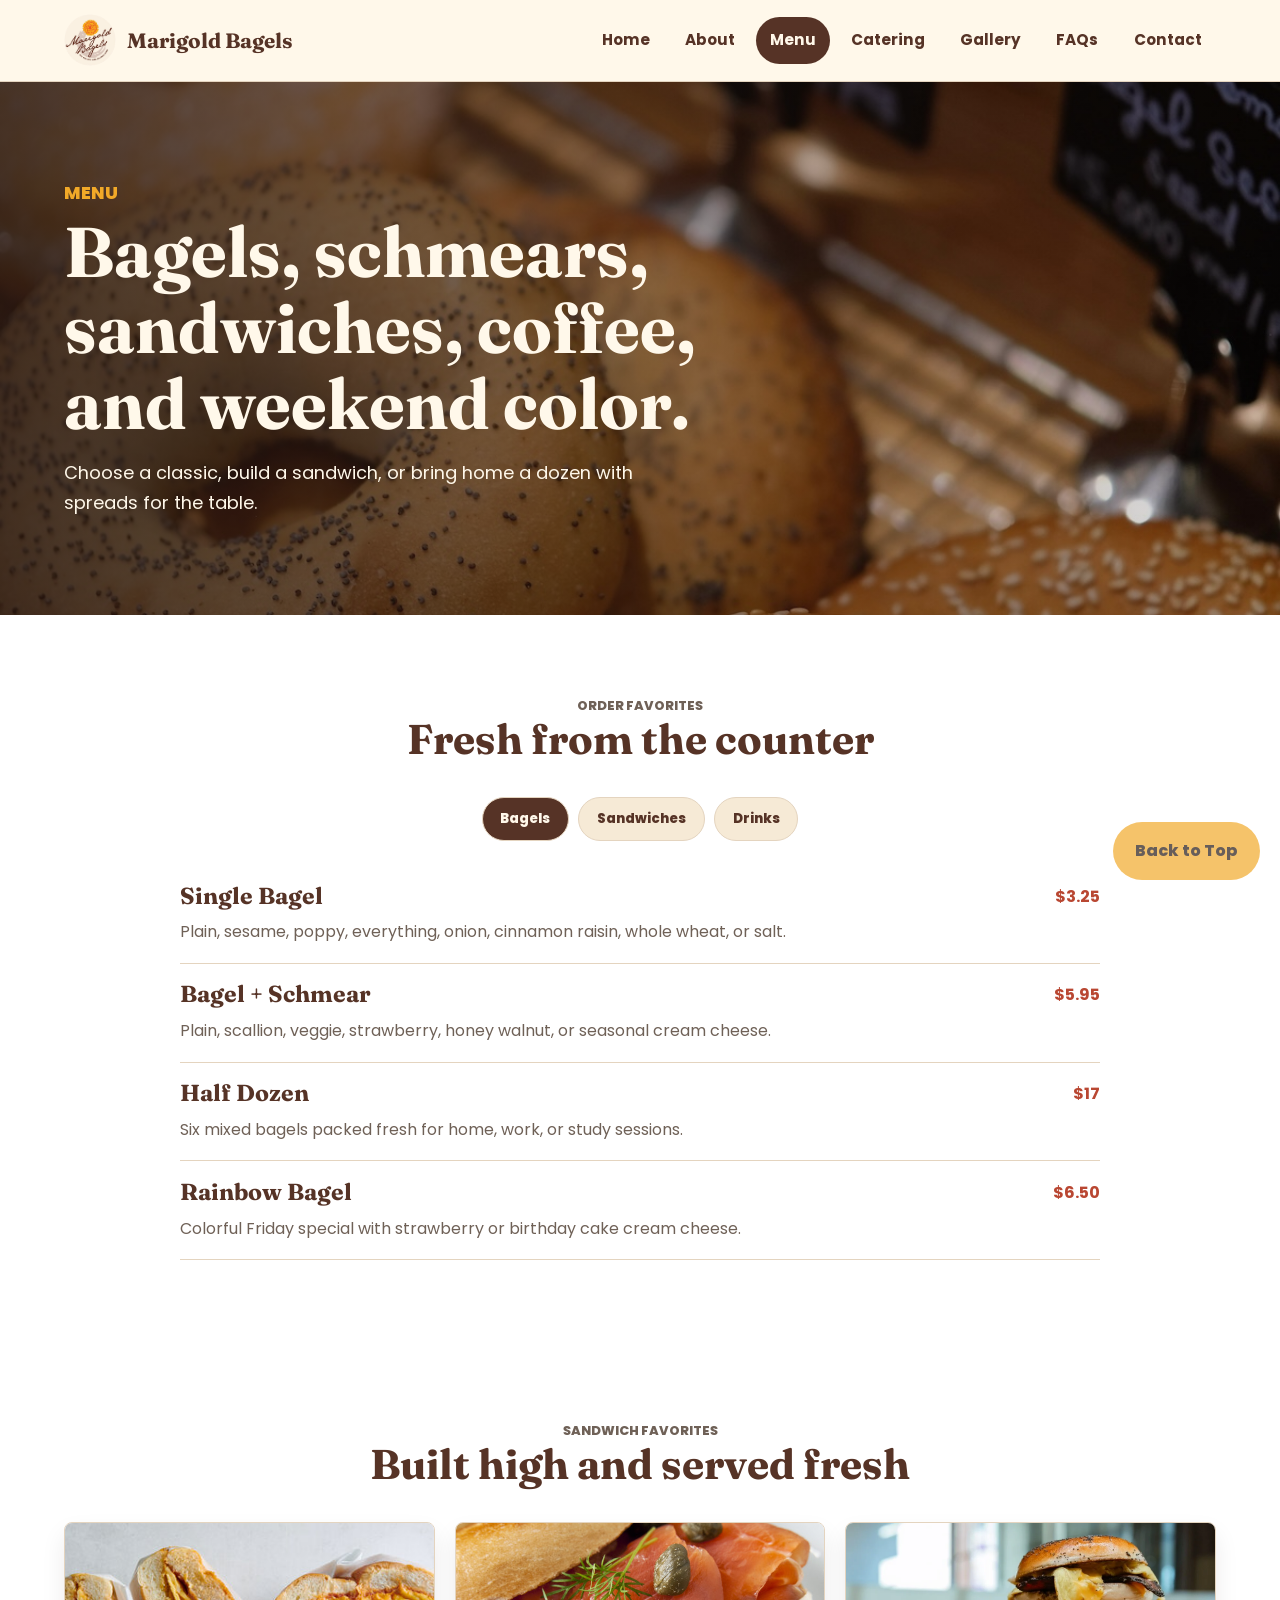
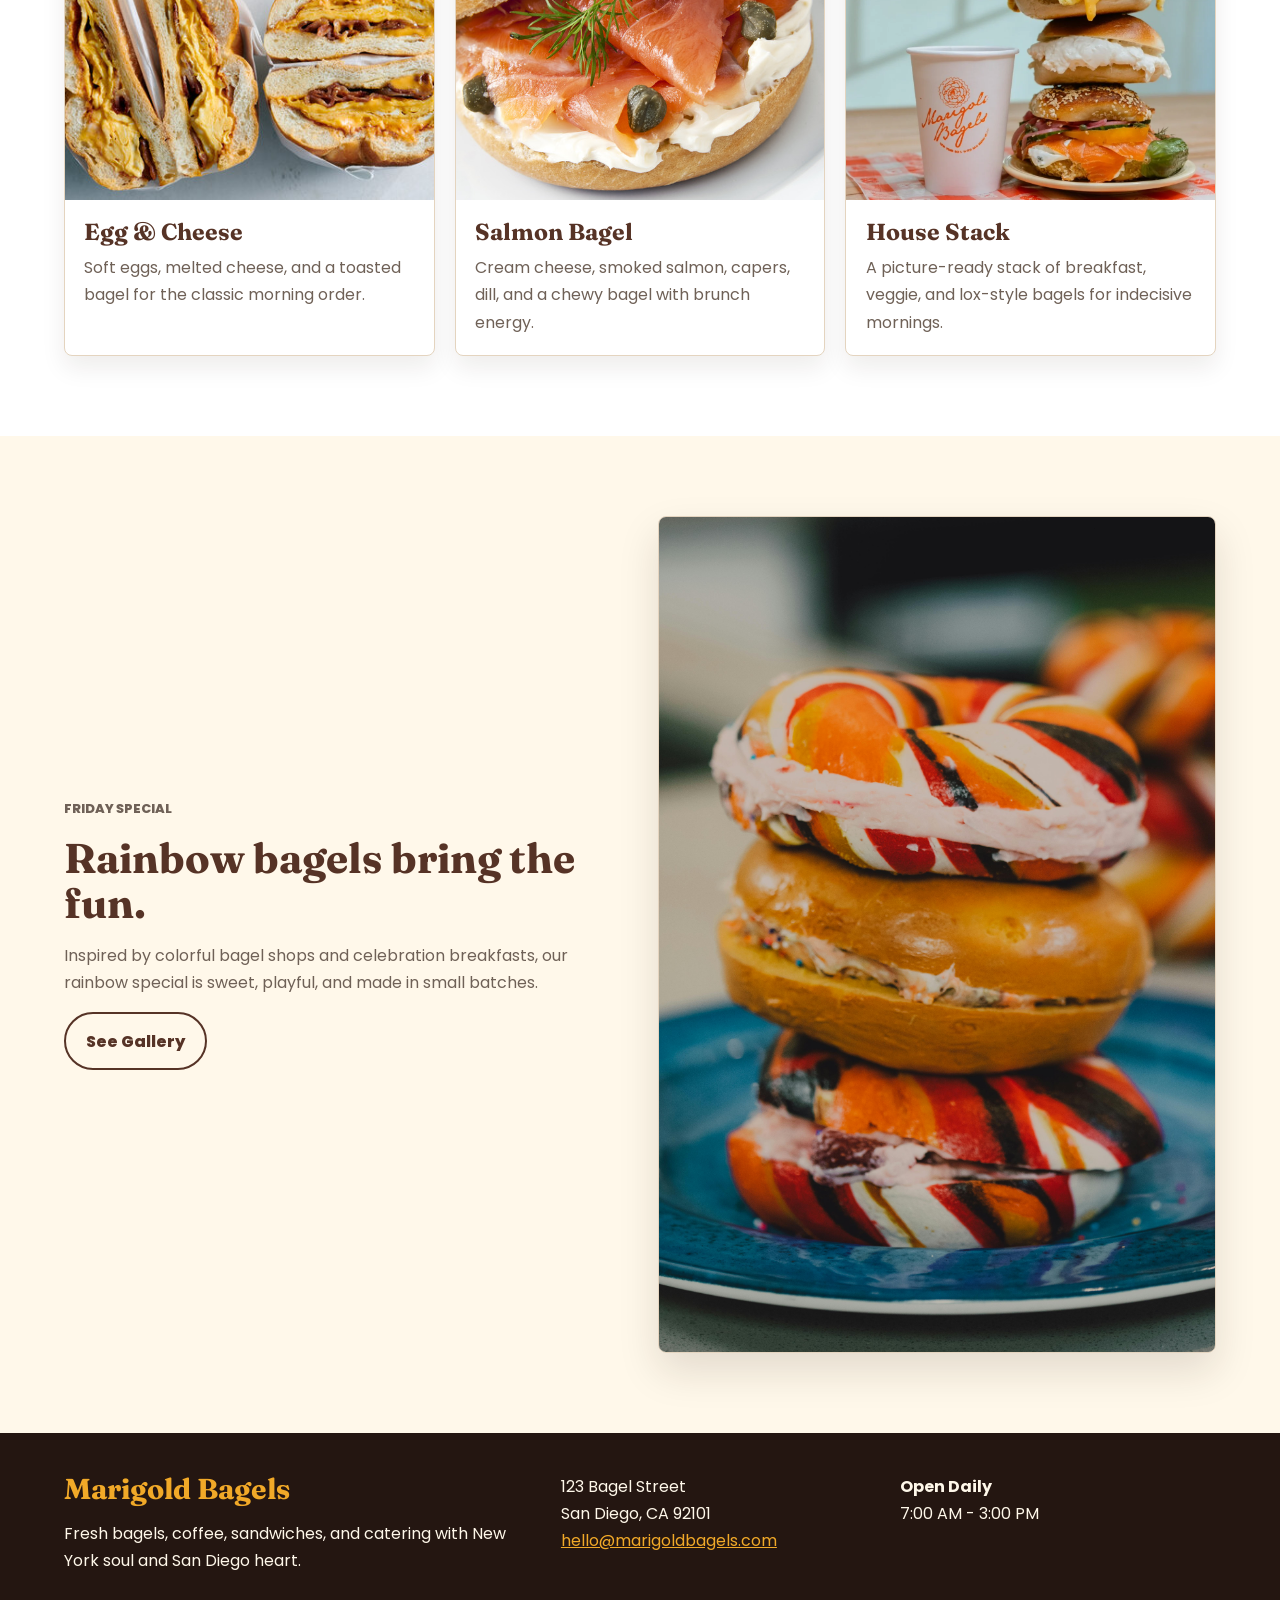
<file: menu.html>
<!DOCTYPE html>
<html lang="en">
<head>
    <meta charset="UTF-8">
    <meta name="viewport" content="width=device-width, initial-scale=1.0">
    <title>Menu | Marigold Bagels</title>
    <meta name="description" content="Explore Marigold Bagels menu with bagels, spreads, breakfast sandwiches, lunch sandwiches, coffee, and rainbow bagel specials.">

    <!-- Google Fonts -->
    <link rel="preconnect" href="https://fonts.googleapis.com">
    <link rel="preconnect" href="https://fonts.gstatic.com" crossorigin>
    <link href="https://fonts.googleapis.com/css2?family=Fraunces:opsz,wght@9..144,600;9..144,700&family=Poppins:wght@300;400;500;600;700&display=swap" rel="stylesheet">

    <!-- External CSS -->
    <link rel="stylesheet" href="css/styles.css">
</head>
<body>
    <div id="top"></div>
    <!-- Site Header -->
    <header class="site-header">
        <a class="brand" href="index.html" aria-label="Marigold Bagels home">
            <img src="images/logo.png" alt="Marigold Bagels logo">
            <span>Marigold Bagels</span>
        </a>

        <!-- Main Navigation -->
        <nav class="site-nav" aria-label="Main navigation">
            <button class="nav-toggle" type="button" aria-expanded="false" aria-controls="main-menu">Menu</button>
            <ul id="main-menu">
                <li><a href="index.html">Home</a></li>
                <li><a href="about.html">About</a></li>
                <li><a class="active" href="menu.html">Menu</a></li>
                <li><a href="catering.html">Catering</a></li>
                <li><a href="gallery.html">Gallery</a></li>
                <li><a href="faq.html">FAQs</a></li>
                <li><a href="contact.html">Contact</a></li>
            </ul>
        </nav>
    </header>

    <main>
        <!-- Page Hero -->
        <section class="page-hero menu-hero">
            <div>
                <p class="eyebrow">Menu</p>
                <h1>Bagels, schmears, sandwiches, coffee, and weekend color.</h1>
                <p>Choose a classic, build a sandwich, or bring home a dozen with spreads for the table.</p>
            </div>
        </section>

        <!-- Menu Tabs -->
        <section class="section menu-section" aria-labelledby="menu-heading">
            <div class="section-heading">
                <p class="eyebrow">Order favorites</p>
                <h2 id="menu-heading">Fresh from the counter</h2>
            </div>

            <div class="menu-tabs" role="tablist" aria-label="Menu categories">
                <button class="tab-button active" type="button" data-menu-tab="bagels">Bagels</button>
                <button class="tab-button" type="button" data-menu-tab="sandwiches">Sandwiches</button>
                <button class="tab-button" type="button" data-menu-tab="drinks">Drinks</button>
            </div>

            <div class="menu-panel active" id="bagels">
                <article class="menu-item">
                    <div>
                        <h3>Single Bagel</h3>
                        <p>Plain, sesame, poppy, everything, onion, cinnamon raisin, whole wheat, or salt.</p>
                    </div>
                    <strong>$3.25</strong>
                </article>
                <article class="menu-item">
                    <div>
                        <h3>Bagel + Schmear</h3>
                        <p>Plain, scallion, veggie, strawberry, honey walnut, or seasonal cream cheese.</p>
                    </div>
                    <strong>$5.95</strong>
                </article>
                <article class="menu-item">
                    <div>
                        <h3>Half Dozen</h3>
                        <p>Six mixed bagels packed fresh for home, work, or study sessions.</p>
                    </div>
                    <strong>$17</strong>
                </article>
                <article class="menu-item">
                    <div>
                        <h3>Rainbow Bagel</h3>
                        <p>Colorful Friday special with strawberry or birthday cake cream cheese.</p>
                    </div>
                    <strong>$6.50</strong>
                </article>
            </div>

            <div class="menu-panel" id="sandwiches">
                <article class="menu-item">
                    <div>
                        <h3>The Sunrise</h3>
                        <p>Egg, cheddar, crispy bacon, and house sauce on an everything bagel.</p>
                    </div>
                    <strong>$10.95</strong>
                </article>
                <article class="menu-item">
                    <div>
                        <h3>Garden Stack</h3>
                        <p>Avocado, tomato, cucumber, sprouts, herb cream cheese, and lemon salt.</p>
                    </div>
                    <strong>$9.75</strong>
                </article>
                <article class="menu-item">
                    <div>
                        <h3>Lox Classic</h3>
                        <p>Smoked salmon, scallion cream cheese, capers, tomato, onion, and dill.</p>
                    </div>
                    <strong>$14.50</strong>
                </article>
                <article class="menu-item">
                    <div>
                        <h3>Turkey Club Bagel</h3>
                        <p>Turkey, bacon, lettuce, tomato, provolone, and roasted garlic spread.</p>
                    </div>
                    <strong>$12.95</strong>
                </article>
            </div>

            <div class="menu-panel" id="drinks">
                <article class="menu-item">
                    <div>
                        <h3>Drip Coffee</h3>
                        <p>Fresh-brewed medium roast with oat milk and cream available.</p>
                    </div>
                    <strong>$3.75</strong>
                </article>
                <article class="menu-item">
                    <div>
                        <h3>Iced Latte</h3>
                        <p>Espresso, milk, and ice with vanilla, caramel, or honey syrup.</p>
                    </div>
                    <strong>$5.75</strong>
                </article>
                <article class="menu-item">
                    <div>
                        <h3>Cold Brew</h3>
                        <p>Smooth, strong, and perfect with a breakfast sandwich.</p>
                    </div>
                    <strong>$5.25</strong>
                </article>
                <article class="menu-item">
                    <div>
                        <h3>Fresh Orange Juice</h3>
                        <p>Bright citrus to pair with any morning order.</p>
                    </div>
                    <strong>$4.95</strong>
                </article>
            </div>
        </section>

        <!-- Sandwich Feature Cards -->
        <section class="section feature-strip" aria-labelledby="sandwich-heading">
            <div class="section-heading">
                <p class="eyebrow">Sandwich favorites</p>
                <h2 id="sandwich-heading">Built high and served fresh</h2>
            </div>

            <div class="card-grid three-up">
                <article class="feature-card">
                    <img src="images/eggandcheese.jpg" alt="Egg and cheese bagel sandwich cut in half">
                    <h3>Egg & Cheese</h3>
                    <p>Soft eggs, melted cheese, and a toasted bagel for the classic morning order.</p>
                </article>
                <article class="feature-card">
                    <img src="images/salmon bagel.jpg" alt="Open salmon bagel with cream cheese and capers">
                    <h3>Salmon Bagel</h3>
                    <p>Cream cheese, smoked salmon, capers, dill, and a chewy bagel with brunch energy.</p>
                </article>
                <article class="feature-card">
                    <img src="images/stackbagel.webp" alt="Stacked bagel sandwiches with a Marigold Bagels coffee cup">
                    <h3>House Stack</h3>
                    <p>A picture-ready stack of breakfast, veggie, and lox-style bagels for indecisive mornings.</p>
                </article>
            </div>
        </section>

        <!-- Menu Image Feature -->
        <section class="section split-section" aria-labelledby="rainbow-heading">
            <div class="split-copy">
                <p class="eyebrow">Friday special</p>
                <h2 id="rainbow-heading">Rainbow bagels bring the fun.</h2>
                <p>Inspired by colorful bagel shops and celebration breakfasts, our rainbow special is sweet, playful, and made in small batches.</p>
                <a class="button secondary" href="gallery.html">See Gallery</a>
            </div>
            <div>
                <img class="rounded-image" src="images/rainbow-bagel.jpg" alt="Rainbow bagel with cream cheese">
            </div>
        </section>
    </main>

    <!-- Site Footer -->
    <footer class="site-footer">
        <section class="footer-grid" aria-label="Marigold Bagels contact information">
            <div>
                <h2>Marigold Bagels</h2>
                <p>Fresh bagels, coffee, sandwiches, and catering with New York soul and San Diego heart.</p>
            </div>
            <address>
                123 Bagel Street<br>
                San Diego, CA 92101<br>
                <a href="mailto:hello@marigoldbagels.com">hello@marigoldbagels.com</a>
            </address>
            <div>
                <p><strong>Open Daily</strong></p>
                <p>7:00 AM - 3:00 PM</p>
            </div>
        </section>
    </footer>

    <!-- Back To Top Button -->
    <a href="#top" class="backToTopBtn button primary" id="backToTopBtn">Back to Top</a>

    <!-- jQuery and External JavaScript -->
    <script src="https://code.jquery.com/jquery-3.7.1.min.js"></script>
    <script src="js/script.js"></script>
</body>
</html>
</file>
<file: css/styles.css>
/* Reset and Theme */
* {
    box-sizing: border-box;
    margin: 0;
    padding: 0;
}

:root {
    --ink: #241611;
    --coffee: #563326;
    --marigold: #f1a928;
    --tomato: #b94732;
    --teal: #0f6b68;
    --cream: #fff8ea;
    --linen: #f6ead6;
    --paper: #ffffff;
    --muted: #6f6157;
    --line: #e4d4bf;
    --shadow: 0 18px 40px rgba(36, 22, 17, 0.13);
}

html {
    scroll-behavior: smooth;
}

body {
    background: var(--cream);
    color: var(--ink);
    font-family: "Poppins", sans-serif;
    font-size: 1rem;
    line-height: 1.7;
}

img,
video {
    display: block;
    max-width: 100%;
}

a {
    color: inherit;
}

/* Header and Navigation */
.site-header {
    align-items: center;
    background: rgba(255, 248, 234, 0.96);
    border-bottom: 1px solid var(--line);
    display: flex;
    gap: 1.25rem;
    justify-content: space-between;
    padding: 0.9rem 5%;
    position: sticky;
    top: 0;
    z-index: 10;
}

.brand {
    align-items: center;
    color: var(--coffee);
    display: flex;
    font-family: "Fraunces", serif;
    font-size: 1.3rem;
    font-weight: 700;
    gap: 0.7rem;
    text-decoration: none;
    white-space: nowrap;
}

.brand img {
    border-radius: 50%;
    height: 52px;
    width: 52px;
}

.site-nav ul {
    display: flex;
    gap: 0.4rem;
    list-style: none;
}

.site-nav a {
    border-radius: 999px;
    color: var(--coffee);
    display: block;
    font-size: 0.95rem;
    font-weight: 700;
    padding: 0.65rem 0.9rem;
    text-decoration: none;
}

.site-nav a:hover,
.site-nav a:focus,
.site-nav a.active {
    background: var(--coffee);
    color: var(--cream);
}

.nav-toggle {
    background: var(--coffee);
    border: 0;
    border-radius: 999px;
    color: var(--cream);
    cursor: pointer;
    display: none;
    font-family: inherit;
    font-weight: 700;
    padding: 0.7rem 1rem;
}

/* Hero Sections */
.hero,
.page-hero {
    align-items: flex-end;
    background-position: center;
    background-size: cover;
    color: var(--cream);
    display: flex;
    min-height: 76vh;
    padding: 6rem 5%;
    position: relative;
}

.page-hero {
    min-height: 48vh;
}

.hero::before,
.page-hero::before {
    background: linear-gradient(90deg, rgba(36, 22, 17, 0.82), rgba(36, 22, 17, 0.44), rgba(36, 22, 17, 0.12));
    content: "";
    inset: 0;
    position: absolute;
}

.home-hero {
    background-image: url("../images/stackbagel.webp");
}

.about-hero {
    background-image: url("../images/brooklyn-bridge.jpg");
}

.menu-hero {
    background-image: url("../images/bagel-stack.jpeg");
}

.catering-hero {
    background-image: url("../images/basket-bagels.jpg");
}

.gallery-hero {
    background-image: url("../images/bagel-shop.jpg");
}

.contact-hero {
    background-image: url("../images/bagel-sandwich.jpg");
}

.faq-hero {
    background-image: url("../images/bagel-kitchen.jpg");
}

.hero-copy,
.page-hero > div {
    max-width: 760px;
    position: relative;
    z-index: 1;
}

h1,
h2,
h3 {
    font-family: "Fraunces", serif;
    line-height: 1.08;
}

h1 {
    font-size: 4.4rem;
    margin: 0.35rem 0 1rem;
}

h2 {
    color: var(--coffee);
    font-size: 2.6rem;
    margin-bottom: 1rem;
}

h3 {
    color: var(--coffee);
    font-size: 1.45rem;
    margin-bottom: 0.65rem;
}

.hero p,
.page-hero p {
    font-size: 1.12rem;
    max-width: 620px;
}

.eyebrow {
    color: var(--teal);
    font-size: 0.8rem;
    font-weight: 800;
    letter-spacing: 0;
    text-transform: uppercase;
}

.hero .eyebrow,
.page-hero .eyebrow {
    color: var(--marigold);
}

/* Buttons and Shared Layout */
.section {
    padding: 5rem 5%;
}

.section-heading {
    margin: 0 auto 2.2rem;
    max-width: 760px;
    text-align: center;
}

.section-heading p {
    color: var(--muted);
}

.button-row {
    display: flex;
    flex-wrap: wrap;
    gap: 0.85rem;
    margin-top: 1.6rem;
}

.button {
    border: 2px solid transparent;
    border-radius: 999px;
    cursor: pointer;
    display: inline-block;
    font-family: inherit;
    font-weight: 800;
    padding: 0.85rem 1.25rem;
    text-align: center;
    text-decoration: none;
}

.button.primary {
    background: var(--marigold);
    color: var(--ink);
}

.button.secondary {
    background: var(--cream);
    border-color: var(--coffee);
    color: var(--coffee);
}

.button:hover,
.button:focus {
    transform: translateY(-2px);
}

.rounded-image {
    border: 1px solid var(--line);
    border-radius: 8px;
    box-shadow: var(--shadow);
    height: 100%;
    object-fit: cover;
    width: 100%;
}

/* Cards and Content Blocks */
.feature-strip {
    background: var(--paper);
}

.card-grid {
    display: grid;
    gap: 1.25rem;
}

.three-up {
    grid-template-columns: repeat(3, minmax(0, 1fr));
}

.feature-card,
.text-card,
.mini-card {
    background: var(--paper);
    border: 1px solid var(--line);
    border-radius: 8px;
    box-shadow: 0 12px 24px rgba(36, 22, 17, 0.08);
    overflow: hidden;
}

.feature-card h3,
.feature-card p,
.text-card,
.mini-card {
    padding-left: 1.2rem;
    padding-right: 1.2rem;
}

.feature-card img {
    aspect-ratio: 4 / 3;
    height: auto;
    object-fit: cover;
    width: 100%;
}

.feature-card h3 {
    padding-top: 1.2rem;
}

.feature-card p {
    color: var(--muted);
    padding-bottom: 1.2rem;
}

.text-card,
.mini-card {
    padding-bottom: 1.2rem;
    padding-top: 1.2rem;
}

.text-card p,
.text-card li,
.mini-card p {
    color: var(--muted);
}

.text-card ul {
    margin: 1rem 0 1rem 1.1rem;
}

.package-card strong {
    color: var(--tomato);
    display: block;
    margin-top: 1rem;
}

.split-section {
    align-items: center;
    display: grid;
    gap: 2.2rem;
    grid-template-columns: minmax(0, 1fr) minmax(0, 1fr);
}

.split-copy p {
    color: var(--muted);
    margin-bottom: 1rem;
}

.check-list,
.number-list {
    margin: 1.2rem 0 1.5rem 1.2rem;
}

.check-list li + li,
.number-list li + li {
    margin-top: 0.55rem;
}

.callout {
    align-items: center;
    background: var(--teal);
    color: var(--cream);
    display: flex;
    gap: 1rem;
    justify-content: space-between;
    margin: 0 5% 5rem;
    padding: 1.6rem;
}

.callout h2 {
    color: var(--cream);
    font-size: 1.8rem;
}

.callout .button.secondary {
    border-color: var(--cream);
}

.bakery-image {
    grid-row: 3 ;
}
.first-bite {
    grid-row: 2;
}
/* Menu */
.menu-section {
    background: var(--paper);
}

.menu-tabs {
    display: flex;
    flex-wrap: wrap;
    gap: 0.6rem;
    justify-content: center;
    margin-bottom: 1.5rem;
}

.tab-button {
    background: var(--linen);
    border: 1px solid var(--line);
    border-radius: 999px;
    color: var(--coffee);
    cursor: pointer;
    font-family: inherit;
    font-weight: 800;
    padding: 0.7rem 1.1rem;
}

.tab-button.active,
.tab-button:hover {
    background: var(--coffee);
    color: var(--cream);
}

.menu-panel {
    display: none;
    margin: 0 auto;
    max-width: 920px;
}

.menu-panel.active {
    display: block;
}

.menu-item {
    align-items: start;
    border-bottom: 1px solid var(--line);
    display: flex;
    gap: 1rem;
    justify-content: space-between;
    padding: 1.1rem 0;
}

.menu-item p {
    color: var(--muted);
}

.menu-item strong {
    color: var(--tomato);
    white-space: nowrap;
}
/* FAQ Section */
.accordion-panel {
    background-color: var(--coffee);
}
.accordion-item {
    border-bottom: 1px solid var(--cream);
    position: relative;
}
.accordion-header {
    color: var(--cream);
    text-transform: capitalize;
    cursor: pointer;
    padding: 15px 0;
    transition: color 0.3s;
}
.accordion-header:hover {
    color: var(--marigold)
}
.accordion-content {
    display: none;
    overflow: hidden;
    background: var(--cream);
    padding: 15px 5px;
}

/* Gallery and Video */
.gallery-grid {
    display: grid;
    gap: 1rem;
    grid-template-columns: repeat(3, minmax(0, 1fr));
}

.gallery-grid figure {
    background: var(--paper);
    border: 1px solid var(--line);
    border-radius: 8px;
    overflow: hidden;
}

.gallery-grid img {
    aspect-ratio: 1 / 1;
    object-fit: cover;
    width: 100%;
}

.gallery-grid figcaption {
    color: var(--coffee);
    font-weight: 700;
    padding: 0.8rem 1rem;
}

.video-section {
    background: var(--paper);
}

.video-section video {
    border-radius: 8px;
    box-shadow: var(--shadow);
    margin: 0 auto;
    max-height: 640px;
    width: min(900px, 100%);
}

/* Contact Form */
.contact-layout {
    align-items: start;
    display: grid;
    gap: 2.2rem;
    grid-template-columns: 0.8fr 1.2fr;
}

.contact-copy > p {
    color: var(--muted);
    margin-bottom: 1.2rem;
}

form {
    background: var(--paper);
    border: 1px solid var(--line);
    border-radius: 8px;
    box-shadow: var(--shadow);
    padding: 1.5rem;
}

fieldset {
    border: 2px solid var(--line);
    border-radius: 8px;
    margin-bottom: 1.4rem;
    padding: 1rem;
}

legend {
    color: var(--coffee);
    font-family: "Fraunces", serif;
    font-size: 1.25rem;
    font-weight: 700;
    padding: 0 0.4rem;
}

label,
.form-label {
    color: var(--coffee);
    display: block;
    font-weight: 800;
    margin: 0.9rem 0 0.35rem;
}

input,
select,
textarea {
    background: var(--cream);
    border: 2px solid var(--line);
    border-radius: 6px;
    color: var(--ink);
    font: inherit;
    padding: 0.75rem;
    width: 100%;
}

textarea {
    resize: vertical;
}

input:focus,
select:focus,
textarea:focus {
    border-color: var(--teal);
    outline: 3px solid rgba(15, 107, 104, 0.18);
}

input:not([type="radio"]):not([type="checkbox"]):valid,
select:valid,
textarea:valid {
    border-color: var(--teal);
}

input:not([type="radio"]):not([type="checkbox"]):invalid,
select:invalid,
textarea:invalid {
    border-color: var(--tomato);
}

.choice-row,
.choice-grid {
    align-items: center;
    display: grid;
    gap: 0.5rem;
}

.choice-row {
    grid-template-columns: auto 1fr auto 1fr auto 1fr;
}

.choice-grid {
    grid-template-columns: auto 1fr auto 1fr;
}

.choice-row input,
.choice-grid input {
    width: auto;
}

.choice-row label,
.choice-grid label {
    font-weight: 600;
    margin: 0;
}

.form-status {
    color: var(--teal);
    font-weight: 800;
    margin-top: 1rem;
}

/* Footer */
.site-footer {
    background: var(--ink);
    color: var(--cream);
    padding: 2.5rem 5%;
}

.footer-grid {
    display: grid;
    gap: 1.4rem;
    grid-template-columns: 1.5fr 1fr 1fr;
}

.site-footer h2 {
    color: var(--marigold);
    font-size: 1.8rem;
}

.site-footer a {
    color: var(--marigold);
}

address {
    font-style: normal;
}

/* Back to Top Button */

.backToTopBtn {
        position: fixed;
        bottom: 20px;
        right: 20px;
        text-decoration: none;
        display: none;
    }

/* Tablet Layout */
@media (max-width: 900px) {
    .site-header {
        align-items: flex-start;
        flex-direction: column;
    }

    .site-nav {
        width: 100%;
    }

    .site-nav ul {
        justify-content: flex-start;
        width: 100%;
    }

    h1 {
        font-size: 3.2rem;
    }

    h2 {
        font-size: 2.15rem;
    }

    .three-up,
    .split-section,
    .contact-layout,
    .footer-grid {
        grid-template-columns: 1fr;
    }

    .gallery-grid {
        grid-template-columns: repeat(2, minmax(0, 1fr));
    }

    .bakery-image {
    grid-row: 3;
    }

    .first-bite {
    grid-row: 4;
    }

    
}

/* Phone Layout */
@media (max-width: 640px) {
    .site-header {
        padding: 0.8rem 1rem;
    }

    .brand span {
        font-size: 1.05rem;
    }

    .nav-toggle {
        display: inline-block;
        margin-top: 0.8rem;
    }

    .site-nav ul {
        display: none;
        flex-direction: column;
        margin-top: 0.7rem;
    }

    .site-nav ul.open {
        display: flex;
    }

    .site-nav li,
    .site-nav a {
        width: 100%;
    }

    .hero,
    .page-hero {
        min-height: 62vh;
        padding: 4rem 1.1rem;
    }

    .page-hero {
        min-height: 42vh;
    }

    .hero::before,
    .page-hero::before {
        background: rgba(36, 22, 17, 0.72);
    }

    h1 {
        font-size: 2.35rem;
    }

    h2 {
        font-size: 1.85rem;
    }

    .section {
        padding: 3rem 1rem;
    }

    .button-row,
    .callout {
        align-items: stretch;
        flex-direction: column;
    }

    .button {
        width: 100%;
    }

    .gallery-grid {
        grid-template-columns: 1fr;
    }

    .menu-item {
        display: block;
    }

    .menu-item strong {
        display: block;
        margin-top: 0.35rem;
    }

    .choice-row,
    .choice-grid {
        grid-template-columns: auto 1fr;
    }

    form {
        padding: 1rem;
    }
.contact-map {
    margin-top: 1.5rem;
    width: 100%;
    max-width: 520px;
    overflow: hidden;
    border-radius: 18px;
    box-shadow: 0 8px 24px rgba(0, 0, 0, 0.08);
}

.contact-map iframe {
    width: 100%;
    height: 420px;
    border: 0;
    display: block;
}
    .bakery-image {
    grid-row: 3;
    }
    
    .first-bite {
    grid-row: 4;
    }
    
    .backToTopBtn {
        padding: 5px;
        position: fixed;
        bottom: 1px;
        right: 0;
    }

}
</file>
